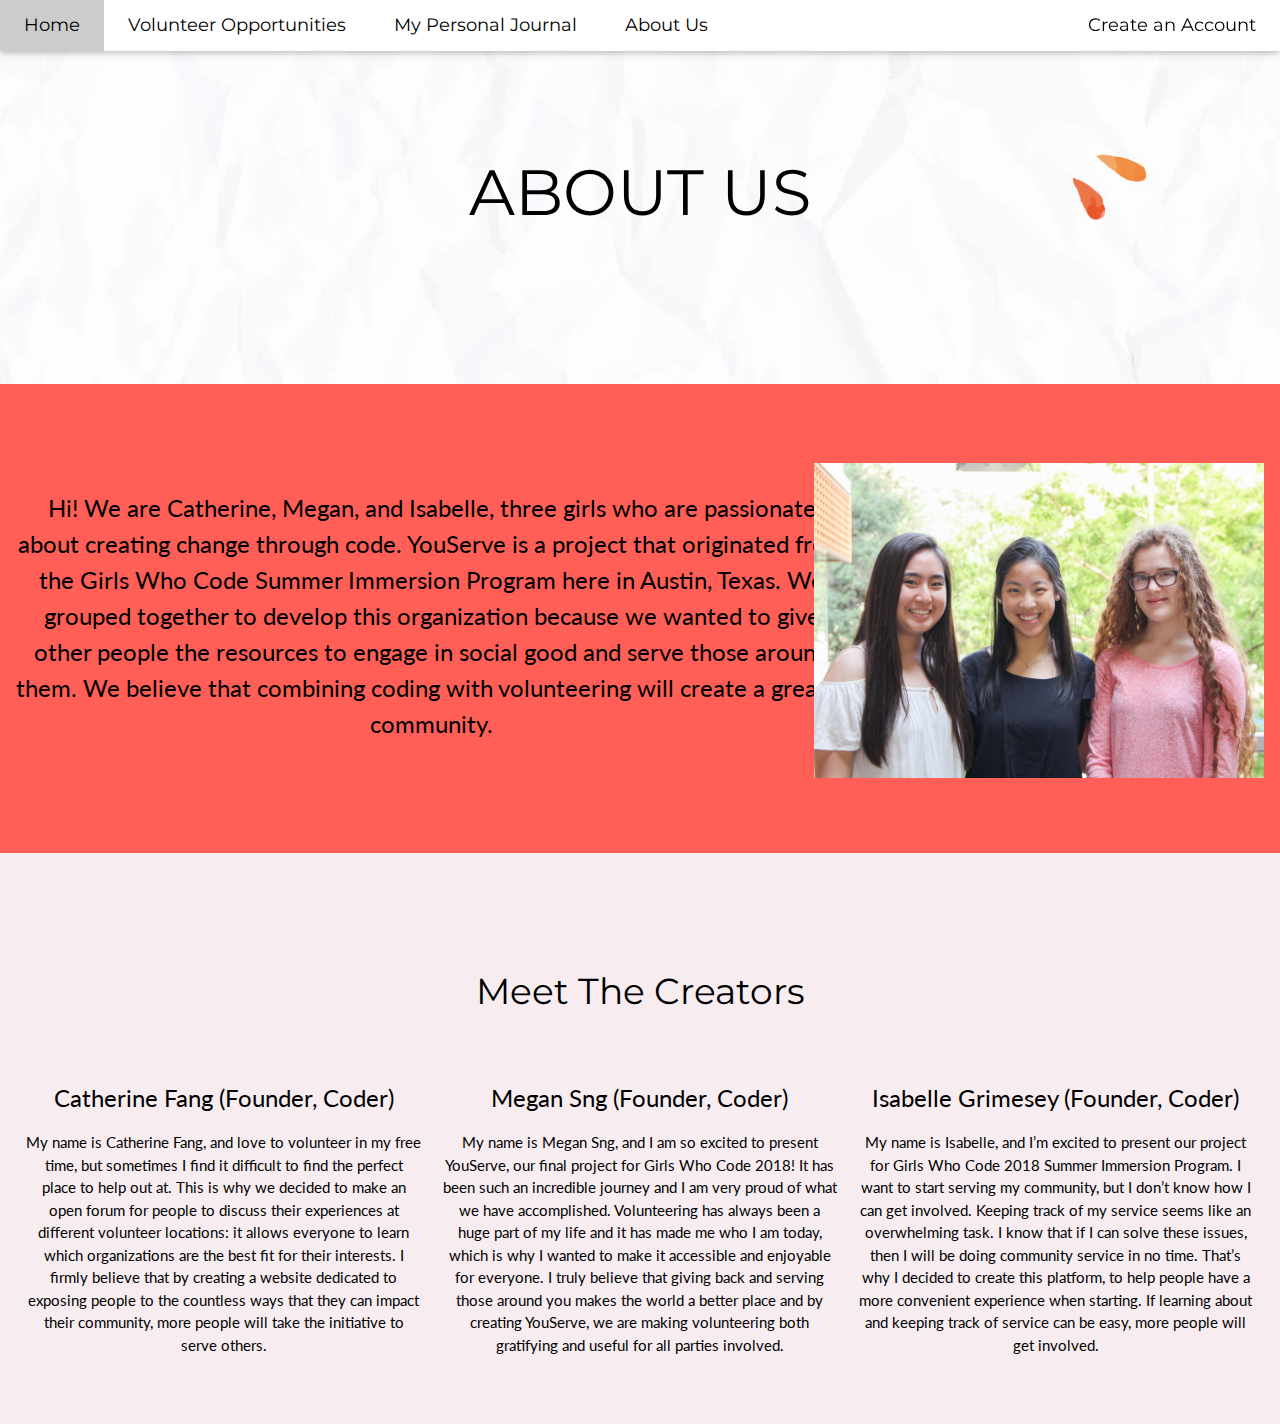
<file: FP_About_Us.html>
<!DOCTYPE html>
<html>
<title>W3.CSS Template</title>
<meta charset="UTF-8">
<meta name="viewport" content="width=device-width, initial-scale=1">
<link rel="stylesheet" href="https://www.w3schools.com/w3css/4/w3.css">
<link rel="stylesheet" href="https://fonts.googleapis.com/css?family=Lato">
<link rel="stylesheet" href="https://fonts.googleapis.com/css?family=Montserrat">
<link rel="stylesheet" href="https://cdnjs.cloudflare.com/ajax/libs/font-awesome/4.7.0/css/font-awesome.min.css">
<meta name="viewport" content="width=device-width, initial-scale=1">

<style>
img {
    float: right;
}
body{
    background-color: #FF5F56;
}
header{
  background-image: url(background.png);
  background-position: top;
  background-attachment: fixed;
  background-repeat: repeat-x;
}
.button {background-color: #D16A6A; color: indian-red;}
}
body {font-family: Arial, Helvetica, sans-serif;}
* {
    box-sizing: border-box;
}

/* Create three equal columns that floats next to each other */
.column {
    float: left;
    width: 33.33%;
    padding: 10px;
    height: 300px; /* Should be removed. Only for demonstration */
}

/* Clear floats after the columns */
.row:after {
    content: "";
    display: table;
    clear: both;
}
</style>
</head>

<meta charset="UTF-8">
<meta name="viewport" content="width=device-width, initial-scale=1">
<link rel="stylesheet" href="https://www.w3schools.com/w3css/4/w3.css">
<link rel="stylesheet" href="https://fonts.googleapis.com/css?family=Lato">
<link rel="stylesheet" href="https://fonts.googleapis.com/css?family=Montserrat">
<link rel="stylesheet" href="https://cdnjs.cloudflare.com/ajax/libs/font-awesome/4.7.0/css/font-awesome.min.css">
<style>
div.a {
    text-align: center;
}
body,h1,h2,h3,h4,h5,h6 {font-family: "Lato", sans-serif}
.w3-bar,h1,button {font-family: "Montserrat", sans-serif}
.fa-anchor,.fa-coffee {font-size:200px}
</style>
<body>

<!-- Navbar -->
<div class="w3-top">
  <div class="w3-bar w3-white w3-card w3-left-align w3-large">
    <a class="w3-bar-item w3-button w3-hide-medium w3-hide-large w3-right w3-padding-large w3-hover-white w3-large w3-red" href="javascript:void(0);" onclick="myFunction()" title="Toggle Navigation Menu"><i class="fa fa-bars"></i></a>
    <a href="index.html" class="w3-bar-item w3-button w3-padding-large w3-white">Home</a>
    <a href="FP_Volunteer_Opportunities.html" class="w3-bar-item w3-button w3-hide-small w3-padding-large w3-white">Volunteer Opportunities</a>
    <a href="FP_My_Personal_Journal.html" class="w3-bar-item w3-button w3-hide-small w3-padding-large w3-white">My Personal Journal</a>
    <a href="FP_About_us.html" class="w3-bar-item w3-button w3-hide-small w3-padding-large w3-white">About Us</a>
    <a href="new_account.html" class="w3-bar-item w3-button w3-hide-small w3-padding-large w3-white w3-right">Create an Account</a>
    <!-- <a href="API_sign_in.html" class="w3-bar-item w3-button w3-hide-small w3-padding-large w3-white w3-right">Log In</a> -->
    <div id="id01" class="modal">

<!--       <form class="modal-content animate" action="/action_page.php">
        <div class="imgcontainer">
          <span onclick="document.getElementById('id01').style.display='none'" class="close" title="Close Modal">&times;</span>
          <img src="C:/GWC/finalProject/user-image.png" style="width:20%" alt="Avatar" class="avatar">
        </div>
        <div class="container">
          <label for="uname"><b>E-mail</b></label>
          <input type="text" placeholder="Enter E-mail" name="uname" required>
          <label for="psw"><b>Password</b></label>
          <input type="password" placeholder="Enter Password" name="psw" required>
          <button type="submit">Submit</button>
          <label>
            <input type="checkbox" checked="checked" name="remember"> Remember me
          </label>
        </div>
        <div class="container" style="background-color:#f1f1f1">
          <button type="button" onclick="document.getElementById('id01').style.display='none'" class="cancelbtn">Cancel</button>
          <span class="psw"><a href="#"><a href="newAccount.html">Create a new account</a></a></span>
        </div>
      </form> -->
    </div>
  </div>


  <!-- Navbar on small screens -->
  <div id="navDemo" class="w3-bar-block w3-white w3-hide w3-hide-large w3-hide-medium w3-large">
    <a href="#" class="w3-bar-item w3-button w3-padding-large">Link 1</a>
    <a href="#" class="w3-bar-item w3-button w3-padding-large">Link 2</a>
    <a href="#" class="w3-bar-item w3-button w3-padding-large">Link 3</a>
    <a href="#" class="w3-bar-item w3-button w3-padding-large">Link 4</a>
  </div>
</div>

<!-- Header -->
<header class="w3-container w3-white w3-center" style="padding:128px 16px">
  <h1 class="w3-margin w3-jumbo">ABOUT US</h1>
</header>

<div class="w3-row-padding w3-light-pink w3-padding-64 w3-container">
  <div class="w3-row">
    <div class="w3-twothird">
      <div class="a">
      <h1></h1>
      <h3 class="w3-padding-32 w3-text-black">Hi! We are Catherine, Megan, and Isabelle, three girls who are passionate about creating change through code. YouServe is a project that originated from the Girls Who Code Summer Immersion Program here in Austin, Texas.
        We grouped together to develop this organization because we wanted to give other people the resources to engage in social good and serve those around them.
        We believe that combining coding with volunteering will create a greater community.</h3>
    </div>
      <p class="w3-text-white"></p>
    </div>


    <div class="w3-third w3-right">
      <i class="group w3-padding-100 w3-text-red"></i>
  <p><img src="group_pic.jpg" alt="group picture" style="width:450px;height:315px;margin-left:2px;">
    </div>
</div>
</div>

<!-- First Grid -->
<!-- <div class="w3-row-padding w3-indian-red w3-padding-64 w3-container">
  <div class="w3-content">
    <div class="w3-twothird">
      <div class="a">
      <h4 class="w3-padding-32">Hi! We are Catherine, Megan and Isabelle, three girls who are passionate about creating change through code. YouServe is a project that originated from the Girls Who Code Summer Immersion Program here in Austin, Texas.
        We grouped together to develop this organization because we wanted to give other people the resources to engage in social good and serve those around them.
        We believe that combining coding with volunteering will create a greater community.</h4> -->
<!--
    <div class="w3-third w3-center">
        <i class="group_pic w3-padding-64 w3-text-red"></i>
        <img src="group_pic.jpg" style="width:50%;">
      </div> -->


    </div>
  </div>
</div>


<div class="w3-row-padding w3-padding-64 w3-container" style="background-color:#F7EDF0">
<div class="a">
  <p class="w3-text-black"></p>
<h1 class="w3-padding-32 w3-text-black">Meet The Creators</h1>
</div>

<!-- <p class="w3-text-black"></p> -->
<div class="column" style="background-color:#F7EDF0;">
  <div class="a">
  <h3>Catherine Fang (Founder, Coder)</h3>
  <p>My name is Catherine Fang, and love to volunteer in my free time, but sometimes I find it difficult to find the perfect place to help out at. This is why we decided to make an open forum for people to discuss their experiences at different volunteer locations: it allows everyone to learn which organizations are the best fit for their interests. I firmly believe that by creating a website dedicated to exposing people to the countless ways that they can impact their community, more people will take the initiative to serve others. </p>
  </div>
</div>

<div class="row">
  <div class="column" style="background-color:#F7EDF0">
    <div class="a">
      <!-- <p class="w3-text-black"></p> -->
    <h3>Megan Sng (Founder, Coder) </h3>
    <p>My name is Megan Sng, and I am so excited to present YouServe, our final project for Girls Who Code 2018! It has been such an incredible journey and I am very proud of what we have accomplished. Volunteering has always been a huge part of my life and it has made me who I am today, which is why I wanted to make it accessible and enjoyable for everyone. I truly believe that giving back and serving those around you makes the world a better place and by creating YouServe, we are making volunteering both gratifying and useful for all parties involved.</p>
</p>
</div>
  </div>

  <!-- <p class="w3-text-black"></p> -->
  <div class="column" style="background-color:#F7EDF0;">
    <div class="a">
    <h3>Isabelle Grimesey (Founder, Coder) </h3>
    <p>My name is Isabelle, and I’m excited to present our project for Girls Who Code 2018 Summer Immersion Program. I want to start serving my community, but I don’t know how I can get involved. Keeping track of my service seems like an overwhelming task. I know that if I can solve these issues, then I will be doing community service in no time. That’s why I decided to create this platform, to help people have a more convenient experience when starting. If learning about and keeping track of service can be easy, more people will get involved.</p>
  </div>
</div>
</div>
</div>
</div>


<script>
// Used to toggle the menu on small screens when clicking on the menu button
function myFunction() {
    var x = document.getElementById("navDemo");
    if (x.className.indexOf("w3-show") == -1) {
        x.className += " w3-show";
    } else {
        x.className = x.className.replace(" w3-show", "");
    }
}
</script>

</body>
</html>
</file>
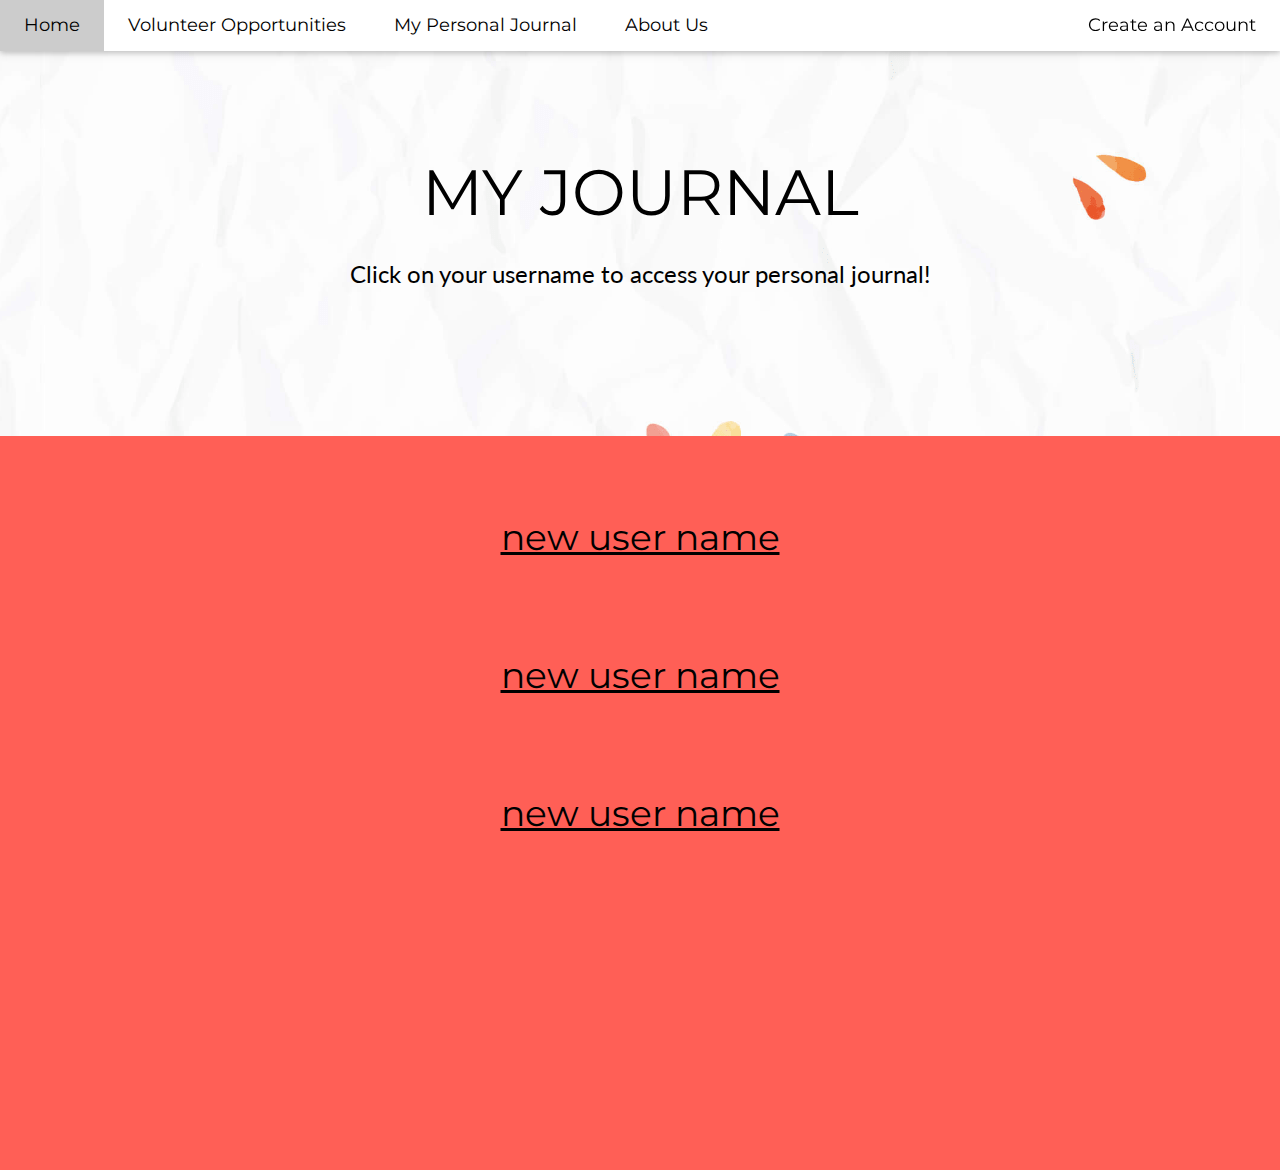
<file: FP_my_journal.html>
<!DOCTYPE html>
<html>
<title>W3.CSS Template</title>
<meta charset="UTF-8">
<meta name="viewport" content="width=device-width, initial-scale=1">
<link rel="stylesheet" href="https://www.w3schools.com/w3css/4/w3.css">
<link rel="stylesheet" href="https://fonts.googleapis.com/css?family=Lato">
<link rel="stylesheet" href="https://fonts.googleapis.com/css?family=Montserrat">
<link rel="stylesheet" href="https://cdnjs.cloudflare.com/ajax/libs/font-awesome/4.7.0/css/font-awesome.min.css">

<style>
body{
    background-color: #FF5F56;
}
header{
  background-image: url(background.png);
  background-position: top;
  background-attachment: fixed;
  background-repeat: repeat-x;
}

.button {background-color: #D16A6A; color: indian-red;}

}
body {font-family: Arial, Helvetica, sans-serif;}

</style>
</head>

<meta charset="UTF-8">
<meta name="viewport" content="width=device-width, initial-scale=1">
<link rel="stylesheet" href="https://www.w3schools.com/w3css/4/w3.css">
<link rel="stylesheet" href="https://fonts.googleapis.com/css?family=Lato">
<link rel="stylesheet" href="https://fonts.googleapis.com/css?family=Montserrat">
<link rel="stylesheet" href="https://cdnjs.cloudflare.com/ajax/libs/font-awesome/4.7.0/css/font-awesome.min.css">
<style>
div.a {
    text-align: center;
}
body,h1,h2,h3,h4,h5,h6 {font-family: "Lato", sans-serif}
.w3-bar,h1,button {font-family: "Montserrat", sans-serif}
.fa-anchor,.fa-coffee {font-size:200px}
</style>
<body>

<!-- Navbar -->
<div class="w3-top">
  <div class="w3-bar w3-white w3-card w3-left-align w3-large">
    <a class="w3-bar-item w3-button w3-hide-medium w3-hide-large w3-right w3-padding-large w3-hover-white w3-large w3-red" href="javascript:void(0);" onclick="myFunction()" title="Toggle Navigation Menu"><i class="fa fa-bars"></i></a>
    <a href="index.html" class="w3-bar-item w3-button w3-padding-large w3-white">Home</a>
    <a href="FP_Volunteer_Opportunities.html" class="w3-bar-item w3-button w3-hide-small w3-padding-large w3-white">Volunteer Opportunities</a>
    <a href="FP_My_Personal_Journal.html" class="w3-bar-item w3-button w3-hide-small w3-padding-large w3-white">My Personal Journal</a>
    <a href="FP_About_us.html" class="w3-bar-item w3-button w3-hide-small w3-padding-large w3-white">About Us</a>
    <a href="new_account.html" class="w3-bar-item w3-button w3-hide-small w3-padding-large w3-white w3-right">Create an Account</a>
    <!-- <a href="API_sign_in.html" class="w3-bar-item w3-button w3-hide-small w3-padding-large w3-white w3-right">Log In</a> -->
    <div id="id01" class="modal">

      <!-- <form class="modal-content animate" action="/action_page.php">
        <div class="imgcontainer">
          <span onclick="document.getElementById('id01').style.display='none'" class="close" title="Close Modal">&times;</span>
          <img src="C:/GWC/finalProject/user-image.png" style="width:20%" alt="Avatar" class="avatar">
        </div>

        <div class="container">
          <label for="uname"><b>E-mail</b></label>
          <input type="text" placeholder="Enter E-mail" name="uname" required>

          <label for="psw"><b>Password</b></label>
          <input type="password" placeholder="Enter Password" name="psw" required>

          <button type="submit">Submit</button>
          <label>
            <input type="checkbox" checked="checked" name="remember"> Remember me
          </label>
        </div>


        <div class="container" style="background-color:#f1f1f1">
          <button type="button" onclick="document.getElementById('id01').style.display='none'" class="cancelbtn">Cancel</button>
          <span class="psw"><a href="#"><a href="newAccount.html">Create a new account</a></a></span>
        </div>
      </form> -->
    </div>
  </div>

  <!-- Navbar on small screens -->
  <div id="navDemo" class="w3-bar-block w3-white w3-hide w3-hide-large w3-hide-medium w3-large">
    <a href="#" class="w3-bar-item w3-button w3-padding-large">Link 1</a>
    <a href="#" class="w3-bar-item w3-button w3-padding-large">Link 2</a>
    <a href="#" class="w3-bar-item w3-button w3-padding-large">Link 3</a>
    <a href="#" class="w3-bar-item w3-button w3-padding-large">Link 4</a>
  </div>
</div>

<!-- Header -->
<header class="w3-container w3-light-grey w3-center" style="padding:128px 16px">
  <h1 class="w3-margin w3-jumbo">MY JOURNAL</h1>
  <h3 class="w3-margin"> Click on your username to access your personal journal!</h3>
    <!-- <a href="FP_new_entry.html"><button class="w3-button w3-black w3-padding-large w3-large w3-margin-top">Create New Entry</button></a> -->
</header>

<!-- First Grid -->
<div class="w3-row-padding w3-light-pink w3-padding-64 w3-container">
  <div class="w3-content">
    <div class="w3-onethird">
      <div class="a">
        <a href="FP_User_Journal.html">
      <h1>new user name</h1>
    </a>
      <!-- <h1 class="w3-padding-32 w3-text-black"</h1>
        </div>
      <p class="w3-text-black"></p>
    </div>

    <div class="w3-third w3-center">
      <i class=" w3-padding-64 w3-text-red"></i>
      <img src="" style="width:90%;">
    </div>
  </div>
</div> -->

<!-- Second Grid -->
<!-- <div class="w3-row-padding w3-light-pink w3-padding-64 w3-container">
  <div class="w3-content">
    <div class="w3-third w3-center">
      <img src="" style="width:60%;">
    </div>

    <div class="w3-twothird">
      <div class="a">
      <h1></h1>
      <h1 class="w3-padding-32 w3-text-black"></h1>
    </div>
      <p class="w3-text-black"></p>
    </div>
  </div>
</div> -->

<div class="w3-row-padding w3-light-pink w3-padding-64 w3-container">
  <div class="w3-content">
    <div class="w3-onethird">
      <div class="a">
        <a href="FP_User_Journal.html">
      <h1>new user name</h1>
    </a>

<div class="w3-row-padding w3-light-pink w3-padding-64 w3-container">
  <div class="w3-content">
    <div class="w3-onethird">
      <div class="a">
        <a href="FP_User_Journal.html">
      <h1>new user name</h1>
    </a>

<div class="w3-container w3-light-pink w3-center w3-opacity w3-padding-64">
</div>

<script>
// Used to toggle the menu on small screens when clicking on the menu button
function myFunction() {
    var x = document.getElementById("navDemo");
    if (x.className.indexOf("w3-show") == -1) {
        x.className += " w3-show";
    } else {
        x.className = x.className.replace(" w3-show", "");
    }
}
</script>

</body>
</html>
</file>
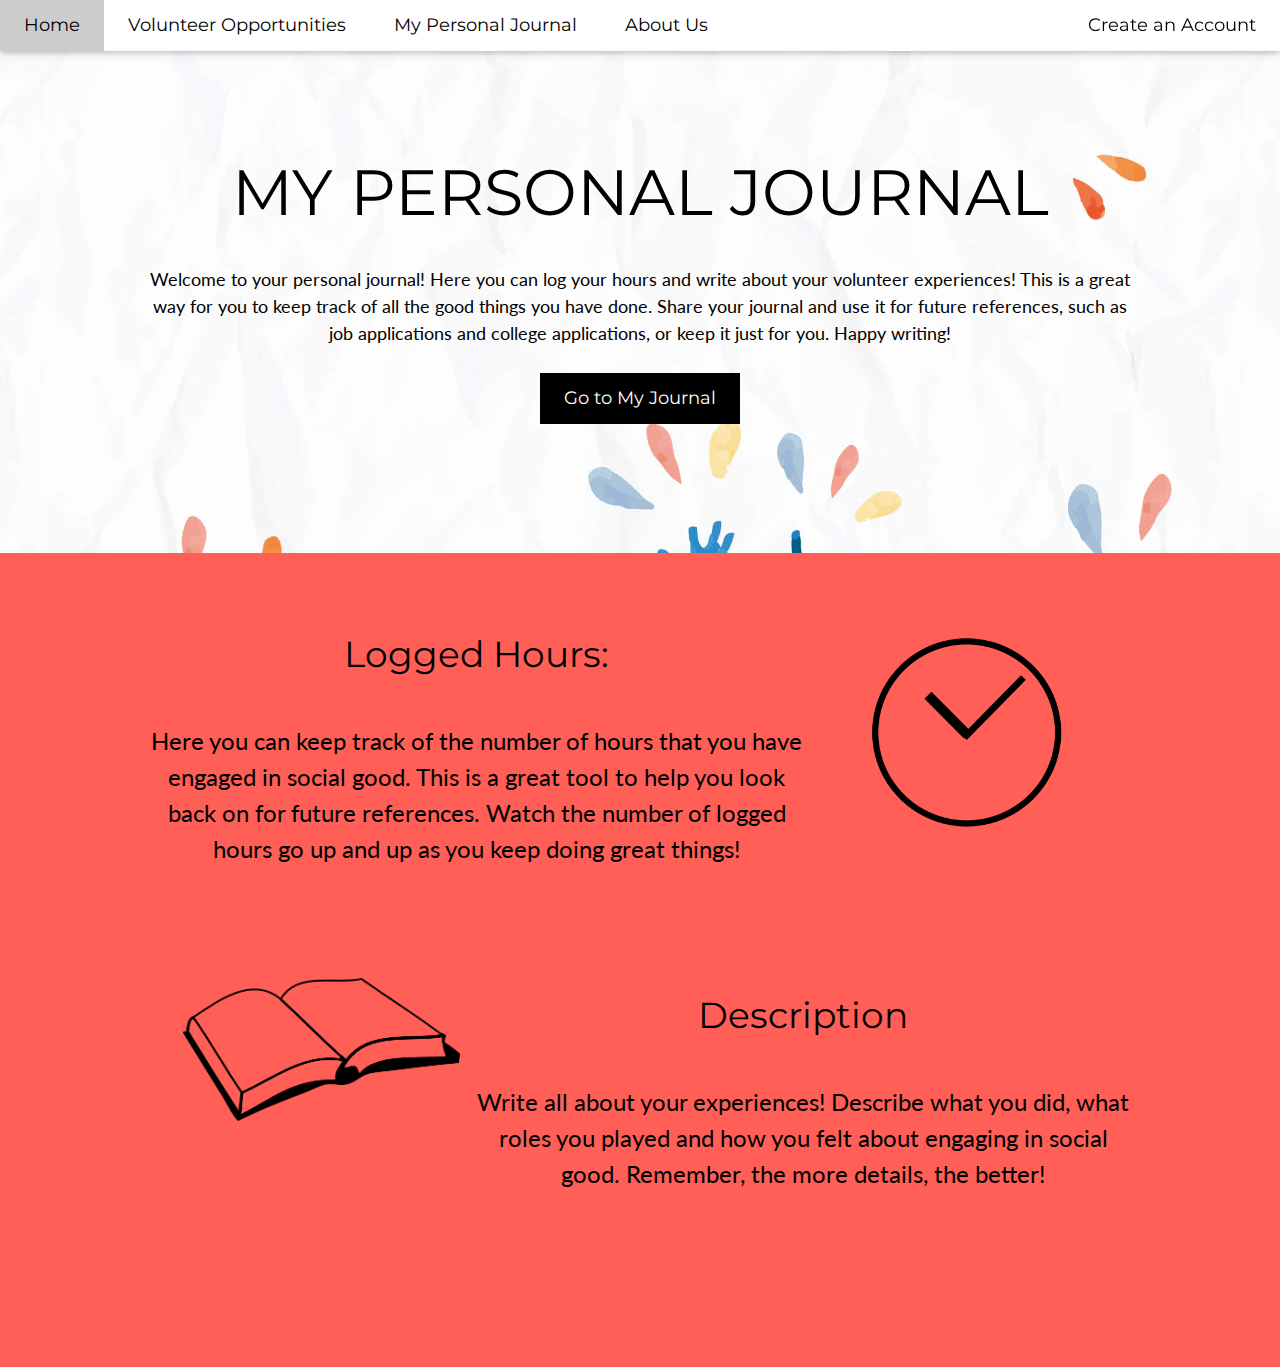
<file: FP_My_Personal_Journal.html>
<!DOCTYPE html>
<html>
<title>W3.CSS Template</title>
<meta charset="UTF-8">
<meta name="viewport" content="width=device-width, initial-scale=1">
<link rel="stylesheet" href="https://www.w3schools.com/w3css/4/w3.css">
<link rel="stylesheet" href="https://fonts.googleapis.com/css?family=Lato">
<link rel="stylesheet" href="https://fonts.googleapis.com/css?family=Montserrat">
<link rel="stylesheet" href="https://cdnjs.cloudflare.com/ajax/libs/font-awesome/4.7.0/css/font-awesome.min.css">
<style>
body{
  background-color: #FF5F56;
}
header {
  background-image: url("background.png");
  background-image: repeat-x;
  background-attachment: fixed;
  background-position: top;
  /* font-family: "Lato", sans-serif */
}
div.a {
  text-align: center;
}
body,h1,h2,h3,h4,h5,h6 {font-family: "Lato", sans-serif}
.w3-bar,h1,button {font-family: "Montserrat", sans-serif}
.fa-anchor,.fa-coffee {font-size:200px}
</style>
<body>

<!-- Navbar -->
<div class="w3-top"> 
  <div class="w3-bar w3-white w3-card w3-left-align w3-large">
    <a class="w3-bar-item w3-button w3-hide-medium w3-hide-large w3-right w3-padding-large w3-hover-white w3-large w3-red" href="javascript:void(0);" onclick="myFunction()" title="Toggle Navigation Menu"><i class="fa fa-bars"></i></a>
    <a href="index.html" class="w3-bar-item w3-button w3-padding-large w3-white">Home</a>
    <a href="FP_Volunteer_Opportunities.html" class="w3-bar-item w3-button w3-hide-small w3-padding-large w3-white">Volunteer Opportunities</a>
    <a href="FP_My_Personal_Journal.html" class="w3-bar-item w3-button w3-hide-small w3-padding-large w3-white">My Personal Journal</a>
    <a href="FP_About_us.html" class="w3-bar-item w3-button w3-hide-small w3-padding-large w3-white">About Us</a>
    <a href="new_account.html" class="w3-bar-item w3-button w3-hide-small w3-padding-large w3-white w3-right">Create an Account</a>
  </div>

  <!-- Navbar on small screens -->
  <div id="navDemo" class="w3-bar-block w3-white w3-hide w3-hide-large w3-hide-medium w3-large">
    <a href="#" class="w3-bar-item w3-button w3-padding-large">Link 1</a>
    <a href="#" class="w3-bar-item w3-button w3-padding-large">Link 2</a>
    <a href="#" class="w3-bar-item w3-button w3-padding-large">Link 3</a>
    <a href="#" class="w3-bar-item w3-button w3-padding-large">Link 4</a>
  </div>
</div>



<!-- Header -->
<header class="w3-container w3-white w3-center" style="padding:128px 16px">
  <h1 class="w3-margin w3-jumbo">MY PERSONAL JOURNAL</h1>
  <div class="w3-padding-20 w3-container">
    <div class="w3-content">
  <h5 class="w3-padding-6">Welcome to your personal journal! Here you can log your hours and write about your volunteer experiences! This is a great way for you to keep track of all the good things you have done. Share your journal and use it for future references, such as job applications and college applications, or keep it just for you. Happy writing!</h5>
    </div>
  </div>
  <div class="w3-row-padding w3-padding-200 w3-container">
    <div class="w3-content">
        <a href="FP_my_journal.html"><button class="w3-button w3-black w3-padding-large w3-large w3-margin-top">Go to My Journal</button></a>
      </div>
    </div>
  </div>
</header>

<!-- First Grid -->
<div class="w3-row-padding w3-light-pink w3-padding-64 w3-container">
  <div class="w3-content">
    <div class="w3-twothird">
      <div class="a">
      <h1>Logged Hours: </h1>
      <h3 class="w3-padding-32 w3-text-black">Here you can keep track of the number of hours that you have engaged in social good. This is a great tool to help you look back on for future references. Watch the number of logged hours go up and up as you keep doing great things!</h3>
    </div>
      <p class="w3-text-white"></p>
    </div>

    <div class="w3-third w3-center">
      <i class="clock w3-padding-64 w3-text-red"></i>
      <img src="clock.png" style="width:70%;">
    </div>
  </div>
</div>

<!-- Second Grid -->
<div class="w3-row-padding w3-light-pink w3-padding-180 w3-container">
  <div class="w3-content">
    <div class="w3-third w3-center">
      <i class="book.png w3-padding-2 w3-text-red w3-margin-right"></i>
      <img src="book.png" style="width:85%;">
    </div>

    <div class="w3-twothird">
      <div class="a">
      <h1>Description</h1>
      <h3 class="w3-padding-32 w3-text-black">Write all about your experiences! Describe what you did, what roles you played and how you felt about engaging in social good. Remember, the more details, the better!</h3>
    </div>
      <p class="w3-text-grey"></p>
    </div>
  </div>
</div>


<div class="w3-container w3-light-pink w3-center w3-opacity w3-padding-64">
</div>


<script>
// Used to toggle the menu on small screens when clicking on the menu button
function myFunction() {
    var x = document.getElementById("navDemo");
    if (x.className.indexOf("w3-show") == -1) {
        x.className += " w3-show";
    } else {
        x.className = x.className.replace(" w3-show", "");
    }
}
</script>

</body>
</html>
</file>
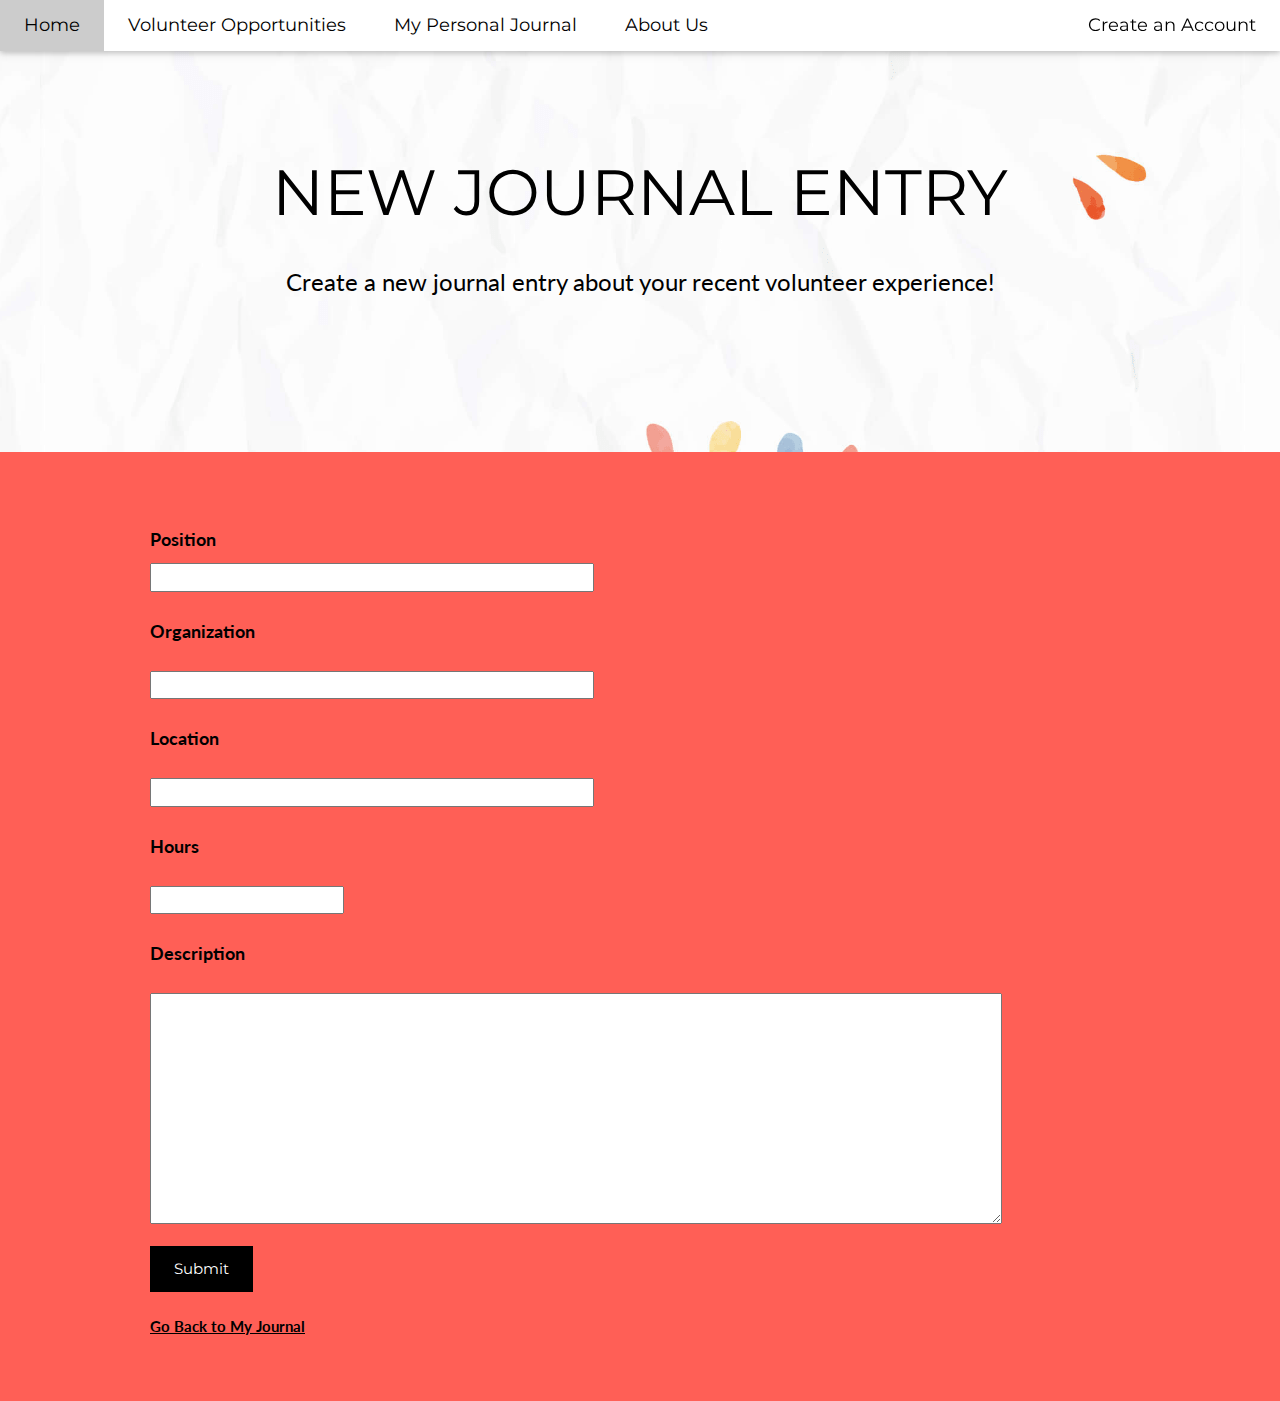
<file: FP_new_entry.html>
<!DOCTYPE html>
<html>
<title>W3.CSS Template</title>
<meta charset="UTF-8">
<meta name="viewport" content="width=device-width, initial-scale=1">
<link rel="stylesheet" href="https://www.w3schools.com/w3css/4/w3.css">
<link rel="stylesheet" href="https://fonts.googleapis.com/css?family=Lato">
<link rel="stylesheet" href="https://fonts.googleapis.com/css?family=Montserrat">
<link rel="stylesheet" href="https://cdnjs.cloudflare.com/ajax/libs/font-awesome/4.7.0/css/font-awesome.min.css">
<style>
body{
      background-color: #FF5F56;
}
header{
  background-image: url(background.png);
  background-attachment: fixed;
  background-position: top;
  background-repeat: repeat-x;
}
div.a {
    text-align: center;
}
body,h1,h2,h3,h4,h5,h6 {font-family: "Lato", sans-serif}
.w3-bar,h1,button {font-family: "Montserrat", sans-serif}
.fa-anchor,.fa-coffee {font-size:200px}
</style>
<body>

<!-- Navbar -->
<div class="w3-top">
  <div class="w3-bar w3-white w3-card w3-left-align w3-large">
    <a class="w3-bar-item w3-button w3-hide-medium w3-hide-large w3-right w3-padding-large w3-hover-white w3-large w3-red" href="javascript:void(0);" onclick="myFunction()" title="Toggle Navigation Menu"><i class="fa fa-bars"></i></a>
    <a href="index.html" class="w3-bar-item w3-button w3-padding-large w3-white">Home</a>
    <a href="FP_Volunteer_Opportunities.html" class="w3-bar-item w3-button w3-hide-small w3-padding-large w3-white">Volunteer Opportunities</a>
    <a href="FP_My_Personal_Journal.html" class="w3-bar-item w3-button w3-hide-small w3-padding-large w3-white">My Personal Journal</a>
    <a href="FP_About_us.html" class="w3-bar-item w3-button w3-hide-small w3-padding-large w3-white">About Us</a>
    <a href="new_account.html" class="w3-bar-item w3-button w3-hide-small w3-padding-large w3-white w3-right">Create an Account</a>
  </div>

  <!-- Navbar on small screens -->
  <div id="navDemo" class="w3-bar-block w3-white w3-hide w3-hide-large w3-hide-medium w3-large">
    <a href="#" class="w3-bar-item w3-button w3-padding-large">Link 1</a>
    <a href="#" class="w3-bar-item w3-button w3-padding-large">Link 2</a>
    <a href="#" class="w3-bar-item w3-button w3-padding-large">Link 3</a>
    <a href="#" class="w3-bar-item w3-button w3-padding-large">Link 4</a>
  </div>
</div>

<!-- Header -->
<header class="w3-container w3-white w3-center" style="padding:128px 16px">
  <h1 class="w3-margin w3-jumbo">NEW JOURNAL ENTRY</h1>
  <p class="w3-xlarge">Create a new journal entry about your recent volunteer experience!</p>
</header>

<!-- New Entry -->
  <div class="w3-row-padding w3-light-pink w3-padding-64 w3-container">
  <div class="w3-content">
<form action="mailto:gwc.youserve@gmail.com" method="post" enctype="text/plain">
    <h5 class="w3-padding1-16"><b>Position</b></h5>
    <input type="textbox" size="50" name="Position: "/>
    <h5 class="w3-padding-16"><b>Organization</b></h5>
    <input type="textbox" size="50" name="Organization: "/>
    <h5 class="w3-padding-16"><b>Location</b></h5>
    <input type="textbox" size="50" name="Location: "/>
    <h5 class="w3-padding-16"><b>Hours</b></h5>
    <input type="textbox" size="20" name="Number of Hours: "/>
    <h5 class="w3-padding-16"><b>Description</b></h5>
      <textarea rows="10" cols="100" name="Description: "></textarea></br>
<button class="w3-button w3-black w3-padding-large w3-medium w3-margin-top" type="submit">Submit</button>
 </form></br>
      <b><a href="https://isabelle-grimesey.github.io/FP_User_Journal.html">Go Back to My Journal</a></b>
  </div>
</div>

</body>
</html>
</file>
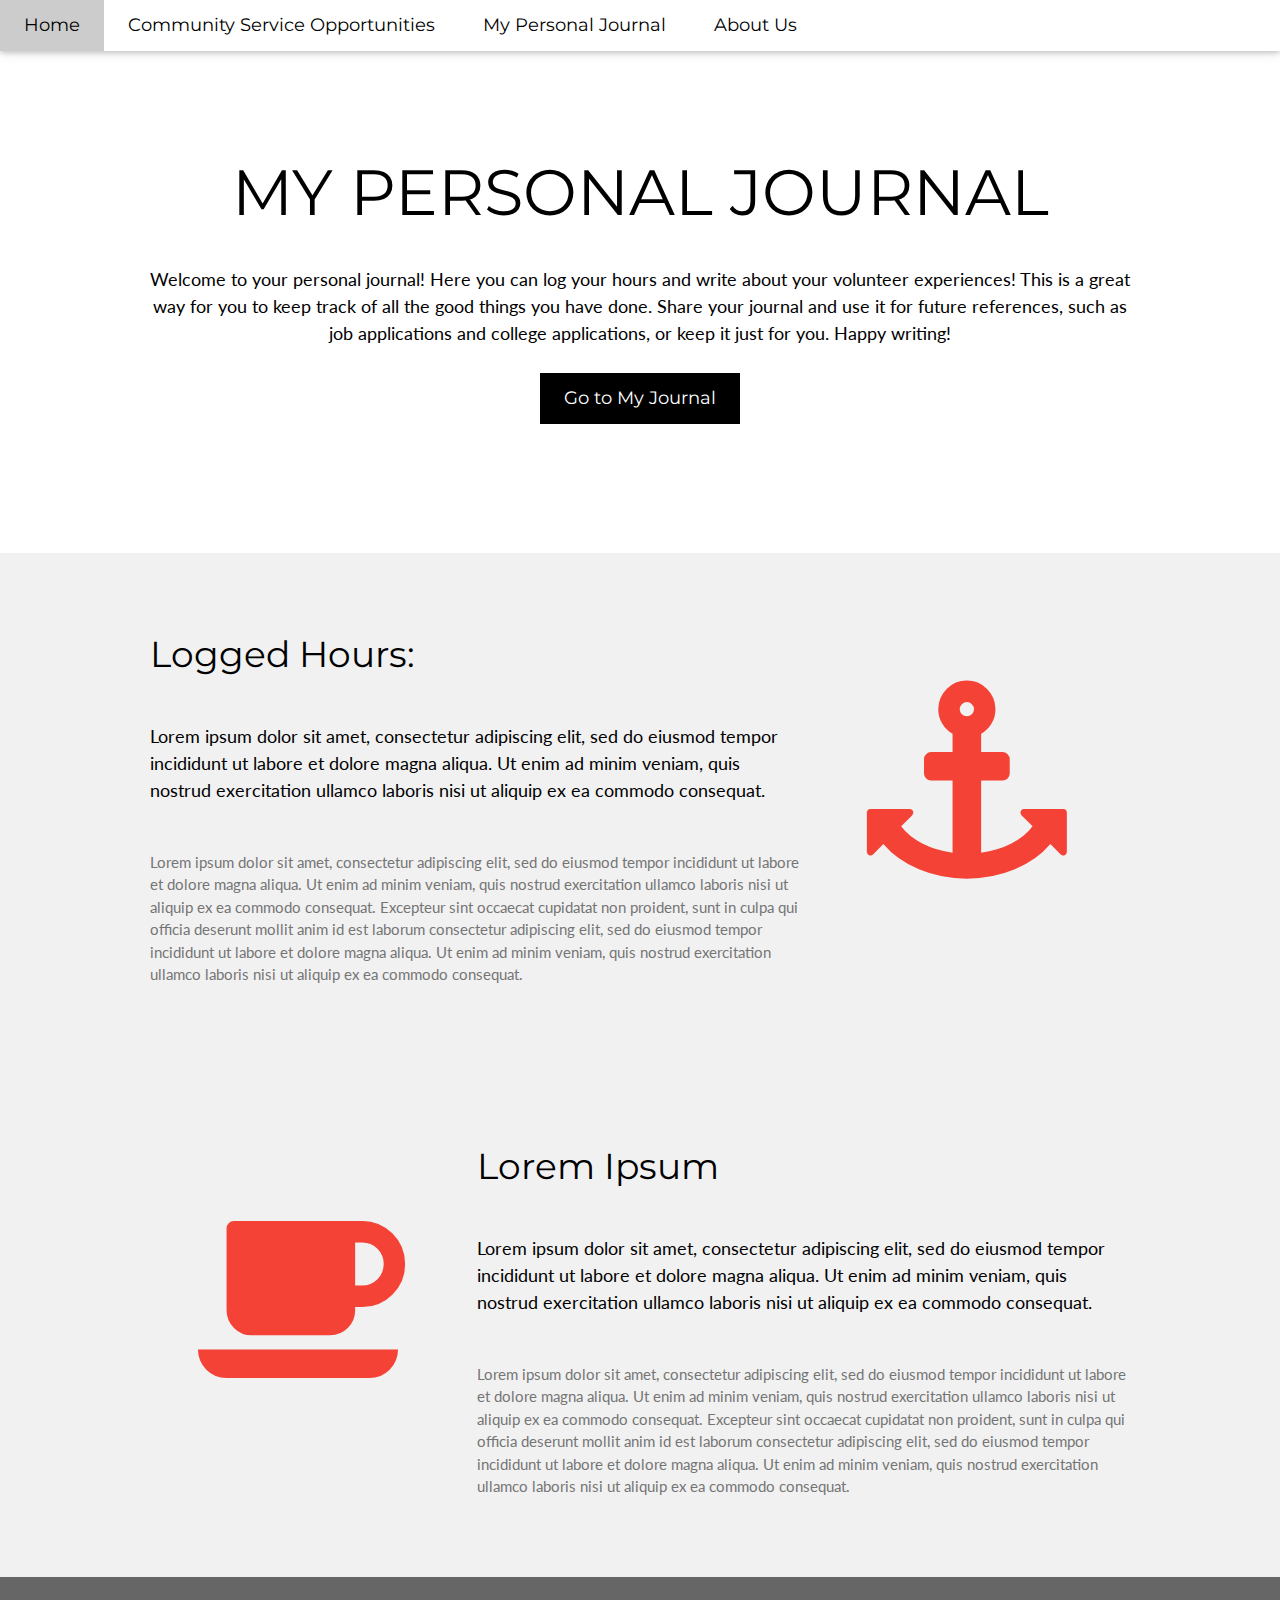
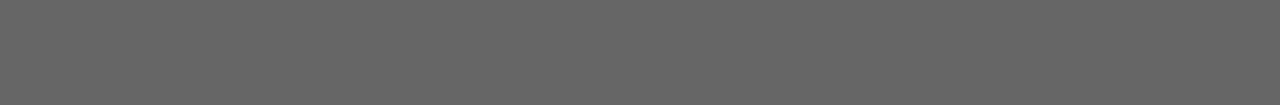
<file: FP_personal_project.html>
<!DOCTYPE html>
<html>
<title>W3.CSS Template</title>
<meta charset="UTF-8">
<meta name="viewport" content="width=device-width, initial-scale=1">
<link rel="stylesheet" href="https://www.w3schools.com/w3css/4/w3.css">
<link rel="stylesheet" href="https://fonts.googleapis.com/css?family=Lato">
<link rel="stylesheet" href="https://fonts.googleapis.com/css?family=Montserrat">
<link rel="stylesheet" href="https://cdnjs.cloudflare.com/ajax/libs/font-awesome/4.7.0/css/font-awesome.min.css">
<style>
body,h1,h2,h3,h4,h5,h6 {font-family: "Lato", sans-serif}
.w3-bar,h1,button {font-family: "Montserrat", sans-serif}
.fa-anchor,.fa-coffee {font-size:200px}
</style>
<body>

<!-- Navbar -->
<div class="w3-top">
  <div class="w3-bar w3-white w3-card w3-left-align w3-large">
    <a class="w3-bar-item w3-button w3-hide-medium w3-hide-large w3-right w3-padding-large w3-hover-white w3-large w3-red" href="javascript:void(0);" onclick="myFunction()" title="Toggle Navigation Menu"><i class="fa fa-bars"></i></a>
    <a href="FP_Homepage.html" class="w3-bar-item w3-button w3-padding-large w3-white">Home</a>
    <a href="FP_Community_Service_Opportunities.html" class="w3-bar-item w3-button w3-hide-small w3-padding-large w3-white">Community Service Opportunities</a>
    <a href="FP_My_Personal_Journal.html" class="w3-bar-item w3-button w3-hide-small w3-padding-large w3-white">My Personal Journal</a>
    <a href="FP_About_Us.html" class="w3-bar-item w3-button w3-hide-small w3-padding-large w3-white">About Us</a>
  </div>

  <!-- Navbar on small screens -->
  <div id="navDemo" class="w3-bar-block w3-white w3-hide w3-hide-large w3-hide-medium w3-large">
    <a href="#" class="w3-bar-item w3-button w3-padding-large">Link 1</a>
    <a href="#" class="w3-bar-item w3-button w3-padding-large">Link 2</a>
    <a href="#" class="w3-bar-item w3-button w3-padding-large">Link 3</a>
    <a href="#" class="w3-bar-item w3-button w3-padding-large">Link 4</a>
  </div>
</div>

<!-- Header -->
<header class="w3-container w3-white w3-center" style="padding:128px 16px">
  <h1 class="w3-margin w3-jumbo">MY PERSONAL JOURNAL</h1>
  <div class="w3-padding-20 w3-container">
    <div class="w3-content">
  <h5 class="w3-padding-6">Welcome to your personal journal! Here you can log your hours and write about your volunteer experiences! This is a great way for you to keep track of all the good things you have done. Share your journal and use it for future references, such as job applications and college applications, or keep it just for you. Happy writing!</h5>
    </div>
  </div>
  <div class="w3-row-padding w3-padding-200 w3-container">
    <div class="w3-content">
        <a href="FP_my_journal.html"><button class="w3-button w3-black w3-padding-large w3-large w3-margin-top">Go to My Journal</button></a>
      </div>
    </div>
  </div>
</header>

<!-- First Grid -->
<div class="w3-row-padding w3-light-grey w3-padding-64 w3-container">
  <div class="w3-content">
    <div class="w3-twothird">
      <h1>Logged Hours: </h1>
      <h5 class="w3-padding-32">Lorem ipsum dolor sit amet, consectetur adipiscing elit, sed do eiusmod tempor incididunt ut labore et dolore magna aliqua. Ut enim ad minim veniam, quis nostrud exercitation ullamco laboris nisi ut aliquip ex ea commodo consequat.</h5>

      <p class="w3-text-grey">Lorem ipsum dolor sit amet, consectetur adipiscing elit, sed do eiusmod tempor incididunt ut labore et dolore magna aliqua. Ut enim ad minim veniam, quis nostrud exercitation ullamco laboris nisi ut aliquip ex ea commodo consequat. Excepteur sint
        occaecat cupidatat non proident, sunt in culpa qui officia deserunt mollit anim id est laborum consectetur adipiscing elit, sed do eiusmod tempor incididunt ut labore et dolore magna aliqua. Ut enim ad minim veniam, quis nostrud exercitation ullamco
        laboris nisi ut aliquip ex ea commodo consequat.</p>
    </div>

    <div class="w3-third w3-center">
      <i class="fa fa-anchor w3-padding-64 w3-text-red"></i>
    </div>
  </div>
</div>

<!-- Second Grid -->
<div class="w3-row-padding w3-light-grey w3-padding-64 w3-container">
  <div class="w3-content">
    <div class="w3-third w3-center">
      <i class="fa fa-coffee w3-padding-64 w3-text-red w3-margin-right"></i>
    </div>

    <div class="w3-twothird">
      <h1>Lorem Ipsum</h1>
      <h5 class="w3-padding-32">Lorem ipsum dolor sit amet, consectetur adipiscing elit, sed do eiusmod tempor incididunt ut labore et dolore magna aliqua. Ut enim ad minim veniam, quis nostrud exercitation ullamco laboris nisi ut aliquip ex ea commodo consequat.</h5>

      <p class="w3-text-grey">Lorem ipsum dolor sit amet, consectetur adipiscing elit, sed do eiusmod tempor incididunt ut labore et dolore magna aliqua. Ut enim ad minim veniam, quis nostrud exercitation ullamco laboris nisi ut aliquip ex ea commodo consequat. Excepteur sint
        occaecat cupidatat non proident, sunt in culpa qui officia deserunt mollit anim id est laborum consectetur adipiscing elit, sed do eiusmod tempor incididunt ut labore et dolore magna aliqua. Ut enim ad minim veniam, quis nostrud exercitation ullamco
        laboris nisi ut aliquip ex ea commodo consequat.</p>
    </div>
  </div>
</div>


<div class="w3-container w3-black w3-center w3-opacity w3-padding-64">
</div>


<script>
// Used to toggle the menu on small screens when clicking on the menu button
function myFunction() {
    var x = document.getElementById("navDemo");
    if (x.className.indexOf("w3-show") == -1) {
        x.className += " w3-show";
    } else {
        x.className = x.className.replace(" w3-show", "");
    }
}
</script>

</body>
</html>
</file>
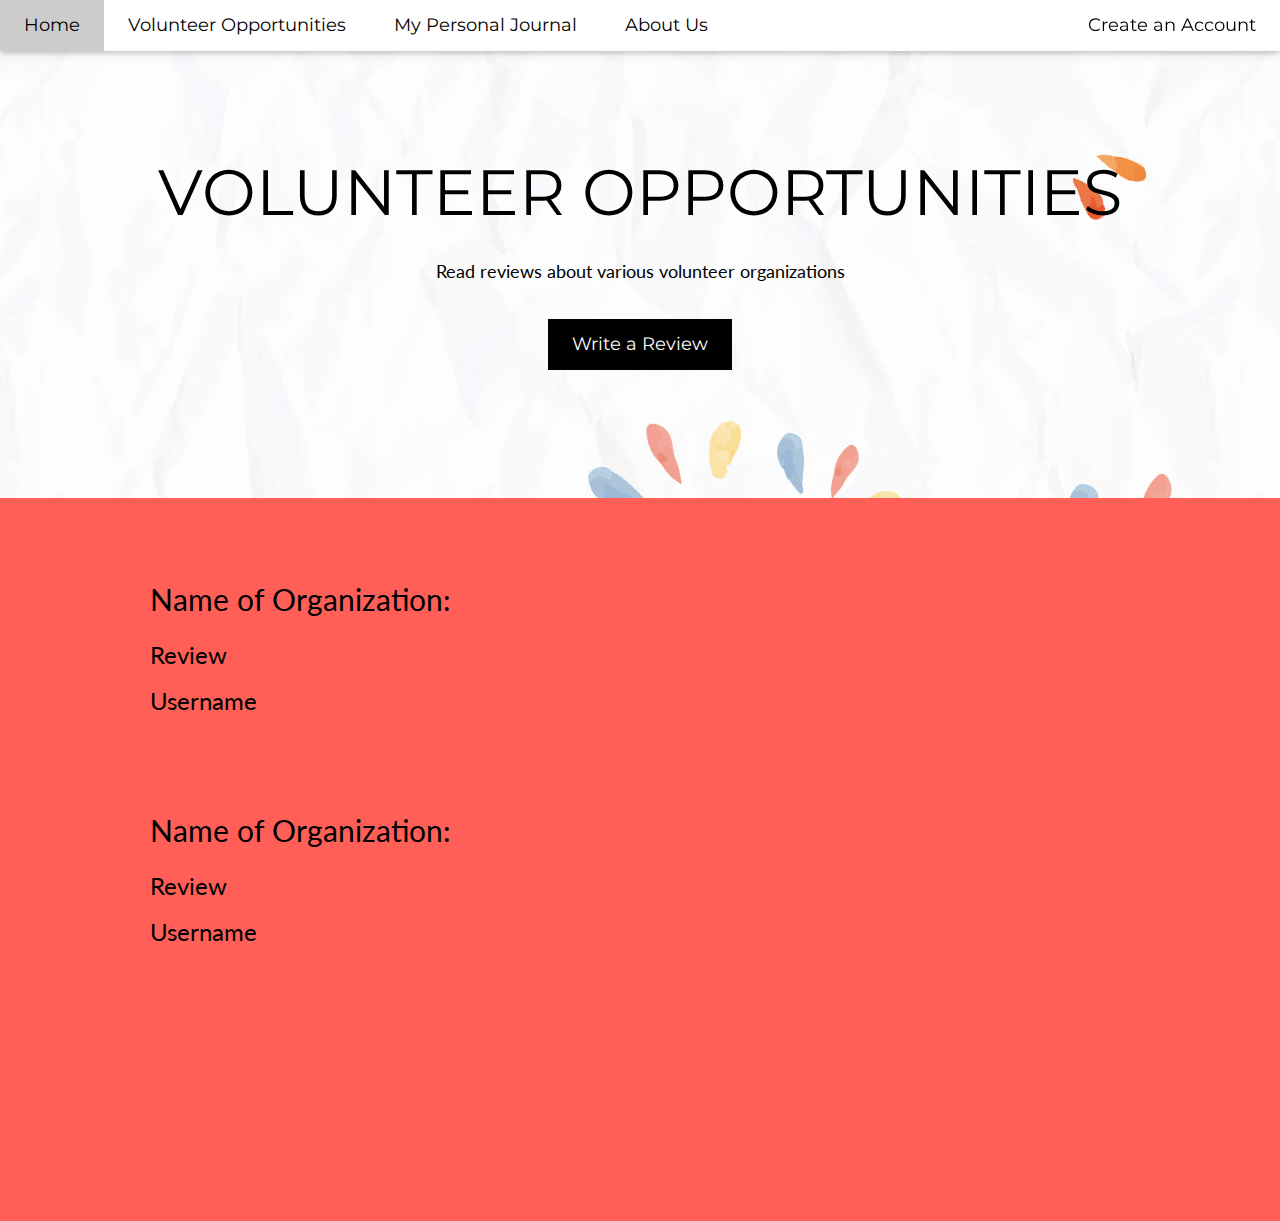
<file: FP_reviews.html>
<!DOCTYPE html>
<html>
<title>W3.CSS Template</title>
<meta charset="UTF-8">
<meta name="viewport" content="width=device-width, initial-scale=1">
<link rel="stylesheet" href="https://www.w3schools.com/w3css/4/w3.css">
<link rel="stylesheet" href="https://fonts.googleapis.com/css?family=Lato">
<link rel="stylesheet" href="https://fonts.googleapis.com/css?family=Montserrat">
<link rel="stylesheet" href="https://cdnjs.cloudflare.com/ajax/libs/font-awesome/4.7.0/css/font-awesome.min.css">

<style>
body{
    background-color: #FF5F56;
}
header{
  background-image: url(background.png);
  background-attachment: fixed;
  background-position: top;
  background-repeat: repeat-x;
}
body {font-family: Arial, Helvetica, sans-serif;}
/* Full-width input fields */
input[type=text], input[type=password] {
    width: 100%;
    padding: 12px 20px;
    margin: 8px 0;
    display: inline-block;
    border: 1px solid #ccc;
    box-sizing: border-box;
}

body,h1,h2,h3,h4,h5,h6 {font-family: "Lato", sans-serif}
.w3-bar,h1,button {font-family: "Montserrat", sans-serif}
.fa-anchor,.fa-coffee {font-size:200px}

</style>
<body>

<!-- Navbar -->
<div class="w3-top">
  <div class="w3-bar w3-white w3-card w3-left-align w3-large">
    <a class="w3-bar-item w3-button w3-hide-medium w3-hide-large w3-right w3-padding-large w3-hover-white w3-large w3-red" href="javascript:void(0);" onclick="myFunction()" title="Toggle Navigation Menu"><i class="fa fa-bars"></i></a>
    <a href="index.html" class="w3-bar-item w3-button w3-padding-large w3-white">Home</a>
    <a href="FP_Volunteer_Opportunities.html" class="w3-bar-item w3-button w3-hide-small w3-padding-large w3-white">Volunteer Opportunities</a>
    <a href="FP_My_Personal_Journal.html" class="w3-bar-item w3-button w3-hide-small w3-padding-large w3-white">My Personal Journal</a>
    <a href="FP_About_us.html" class="w3-bar-item w3-button w3-hide-small w3-padding-large w3-white">About Us</a>
    <a href="new_account.html" class="w3-bar-item w3-button w3-hide-small w3-padding-large w3-white w3-right">Create an Account</a>
    <!-- <a href="API_sign_in.html" class="w3-bar-item w3-button w3-hide-small w3-padding-large w3-white w3-right">Log In</a> -->
    <div id="id01" class="modal">

      <!-- <form class="modal-content animate" action="/action_page.php">
        <div class="imgcontainer">
          <span onclick="document.getElementById('id01').style.display='none'" class="close" title="Close Modal">&times;</span>
          <img src="C:/GWC/finalProject/user-image.png" style="width:20%" alt="Avatar" class="avatar">
        </div> -->

        <!-- <div class="container">
          <label for="uname"><b>E-mail</b></label>
          <input type="text" placeholder="Enter E-mail" name="uname" required>

          <label for="psw"><b>Password</b></label>
          <input type="password" placeholder="Enter Password" name="psw" required>

          <button type="submit">Submit</button>
          <label>
            <input type="checkbox" checked="checked" name="remember"> Remember me
          </label>
        </div>


        <div class="container" style="background-color:#f1f1f1">
          <button type="button" onclick="document.getElementById('id01').style.display='none'" class="cancelbtn">Cancel</button>
          <span class="psw"><a href="#"><a href="newAccount.html">Create a new account</a></a></span>
        </div>
      </form> -->
    </div>
  </div>
  </div>

  <!-- Navbar on small screens -->
  <div id="navDemo" class="w3-bar-block w3-white w3-hide w3-hide-large w3-hide-medium w3-large">
    <a href="#" class="w3-bar-item w3-button w3-padding-large">Link 1</a>
    <a href="#" class="w3-bar-item w3-button w3-padding-large">Link 2</a>
    <a href="#" class="w3-bar-item w3-button w3-padding-large">Link 3</a>
    <a href="#" class="w3-bar-item w3-button w3-padding-large">Link 4</a>
  </div>
</div>

<!-- Header -->
<header class="w3-container w3-white w3-center" style="padding:128px 16px">
  <h1 class="w3-margin w3-jumbo">VOLUNTEER OPPORTUNITIES</h1>
  <p class="w3-large">Read reviews about various volunteer organizations</p>
  <a href="newPost.html"><button class="w3-button w3-black w3-padding-large w3-large w3-margin-top">Write a Review</button></a>
  <!-- <a href="FP_reviews.html"><button class="w3-button w3-black w3-padding-large w3-large w3-margin-top">Read the Reviews</button></a> -->
</header>

<!-- First Grid -->
<div class="w3-row-padding w3-light-pink w3-padding-60 w3-container">
  <div class="w3-content">
    <div class="w3-twothird">
      <div class="b">
      </div>
    </div>
  </div>
</div>
<div class="w3-row-padding w3-light-pink w3-padding-64 w3-container">
  <div class="w3-content">
    <!-- <div class="w3-third w3-center"> -->
    <div class="a">
      <p><h2>Name of Organization:</h2></p>
      <h3>Review</h3>
      <h3>Username</h3>
    </div>
    </div>
<div class="w3-row-padding w3-light-pink w3-padding-64 w3-container">
  <div class="w3-content">
    <!-- <div class="w3-third w3-center"> -->
    <div class="a">
      <p><h2>Name of Organization: </h2></p>
      <h3>Review</h3>
      <h3>Username</h3>
    </div>
  </div>

    <div class="w3-twothird">
    </div>
      <p class="w3-text-grey"></p>
    </div>
  </div>
</div>

<div class="w3-container w3-light-pink w3-center w3-opacity w3-padding-64">
</div>


<script>
// Used to toggle the menu on small screens when clicking on the menu button
function myFunction() {
    var x = document.getElementById("navDemo");
    if (x.className.indexOf("w3-show") == -1) {
        x.className += " w3-show";
    } else {
        x.className = x.className.replace(" w3-show", "");
    }
}
</script>

</body>
</html>
</file>
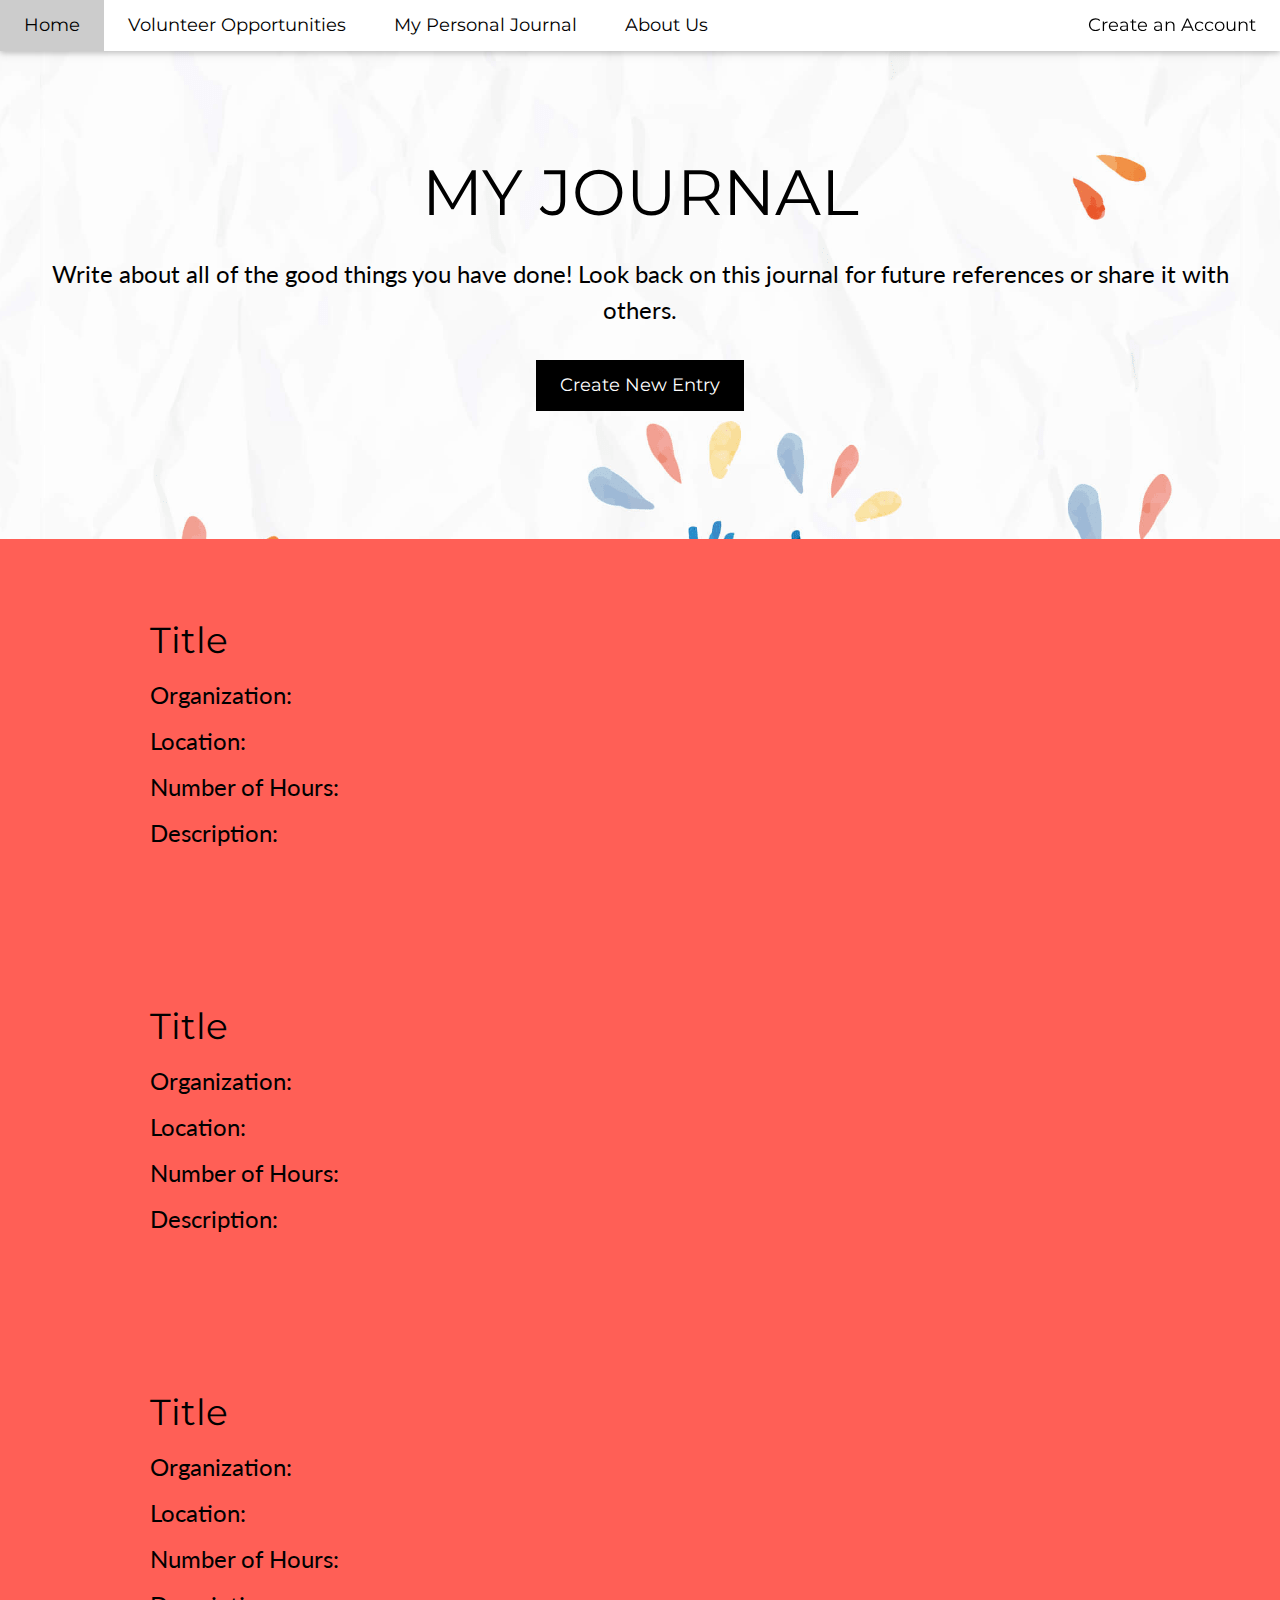
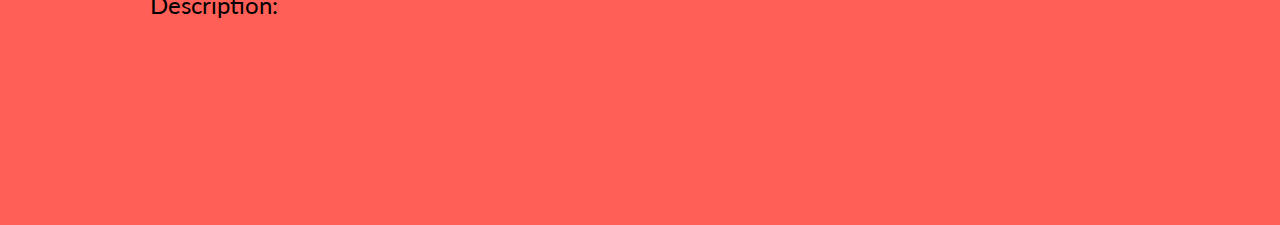
<file: FP_User_Journal.html>
<!DOCTYPE html>
<html>
<title>W3.CSS Template</title>
<meta charset="UTF-8">
<meta name="viewport" content="width=device-width, initial-scale=1">
<link rel="stylesheet" href="https://www.w3schools.com/w3css/4/w3.css">
<link rel="stylesheet" href="https://fonts.googleapis.com/css?family=Lato">
<link rel="stylesheet" href="https://fonts.googleapis.com/css?family=Montserrat">
<link rel="stylesheet" href="https://cdnjs.cloudflare.com/ajax/libs/font-awesome/4.7.0/css/font-awesome.min.css">

<style>
body{
    background-color: #FF5F56;
}
header{
  background-image: url("background.png");
  background-repeat: repeat-x;
  background-position: top;
  background-attachment: fixed;
}
div.a {
    text-align: center;
}
div.b{
    text-align: left;
}
body,h1,h2,h3,h4,h5,h6 {font-family: "Lato", sans-serif}
.w3-bar,h1,button {font-family: "Montserrat", sans-serif}
.fa-anchor,.fa-coffee {font-size:200px}
</style>
<body>

<!-- Navbar -->
<div class="w3-top">
  <div class="w3-bar w3-white w3-card w3-left-align w3-large">
    <a class="w3-bar-item w3-button w3-hide-medium w3-hide-large w3-right w3-padding-large w3-hover-white w3-large w3-red" href="javascript:void(0);" onclick="myFunction()" title="Toggle Navigation Menu"><i class="fa fa-bars"></i></a>
    <a href="index.html" class="w3-bar-item w3-button w3-padding-large w3-white">Home</a>
    <a href="FP_Volunteer_Opportunities.html" class="w3-bar-item w3-button w3-hide-small w3-padding-large w3-white">Volunteer Opportunities</a>
    <a href="FP_My_Personal_Journal.html" class="w3-bar-item w3-button w3-hide-small w3-padding-large w3-hover-white">My Personal Journal</a>
    <a href="FP_About_us.html" class="w3-bar-item w3-button w3-hide-small w3-padding-large w3-white">About Us</a>
    <a href="new_account.html" class="w3-bar-item w3-button w3-hide-small w3-padding-large w3-white w3-right">Create an Account</a>
  </div>

  <!-- Navbar on small screens -->
  <div id="navDemo" class="w3-bar-block w3-white w3-hide w3-hide-large w3-hide-medium w3-large">
    <a href="#" class="w3-bar-item w3-button w3-padding-large">Link 1</a>
    <a href="#" class="w3-bar-item w3-button w3-padding-large">Link 2</a>
    <a href="#" class="w3-bar-item w3-button w3-padding-large">Link 3</a>
    <a href="#" class="w3-bar-item w3-button w3-padding-large">Link 4</a>
  </div>
</div>

<!-- Header -->
<header class="w3-container w3-light-grey w3-center" style="padding:128px 16px">
  <h1 class="w3-margin w3-jumbo">MY JOURNAL</h1>
  <h3 class="w3-margin">Write about all of the good things you have done! Look back on this journal for future references or share it with others.</h3>
    <a href="FP_new_entry.html"><button class="w3-button w3-black w3-padding-large w3-large w3-margin-top">Create New Entry</button></a>
</header>

<!-- First Grid -->
<div class="w3-row-padding w3-indian-red w3-padding-64 w3-container">
  <div class="w3-content">
    <div class="w3-onethird">
      <div class="b">
      <h1>Title</h1>
      <h3> Organization: </h3>
      <h3> Location: </h3>
      <h3> Number of Hours: </h3>
      <h3> Description: </h3>
    </div>
  </div>
</div>
</div>

      <!-- <h1 class="w3-padding-32 w3-text-black"</h1>
        </div>
      <p class="w3-text-black"></p>
    </div>

    <div class="w3-third w3-center">
      <i class=" w3-padding-64 w3-text-red"></i>
      <img src="" style="width:90%;">
    </div>
  </div>
</div> -->

<!-- Second Grid -->
<!-- <div class="w3-row-padding w3-light-pink w3-padding-64 w3-container">
  <div class="w3-content">
    <div class="w3-third w3-center">
      <img src="" style="width:60%;">
    </div>

    <div class="w3-twothird">
      <div class="a">
      <h1></h1>
      <h1 class="w3-padding-32 w3-text-black"></h1>
    </div>
      <p class="w3-text-black"></p>
    </div>
  </div>
</div> -->

<div class="w3-row-padding w3-light-pink w3-padding-64 w3-container">
  <div class="w3-content">
    <div class="w3-onethird">
      <div class="b">
      <h1>Title</h1>
      <h3> Organization: </h3>
      <h3> Location: </h3>
      <h3> Number of Hours: </h3>
      <h3> Description: </h3>
    </div>
  </div>
</div>
</div>

<div class="w3-row-padding w3-light-pink w3-padding-64 w3-container">
  <div class="w3-content">
    <div class="w3-onethird">
      <div class="b">
      <h1>Title</h1>
      <h3> Organization: </h3>
      <h3> Location: </h3>
      <h3> Number of Hours: </h3>
      <h3> Description: </h3>
    </div>
  </div>
</div>
</div>

<div class="w3-container w3-light-pink w3-center w3-opacity w3-padding-64">
</div>

<script>
// Used to toggle the menu on small screens when clicking on the menu button
function myFunction() {
    var x = document.getElementById("navDemo");
    if (x.className.indexOf("w3-show") == -1) {
        x.className += " w3-show";
    } else {
        x.className = x.className.replace(" w3-show", "");
    }
}
</script>

</body>
</html>
</file>
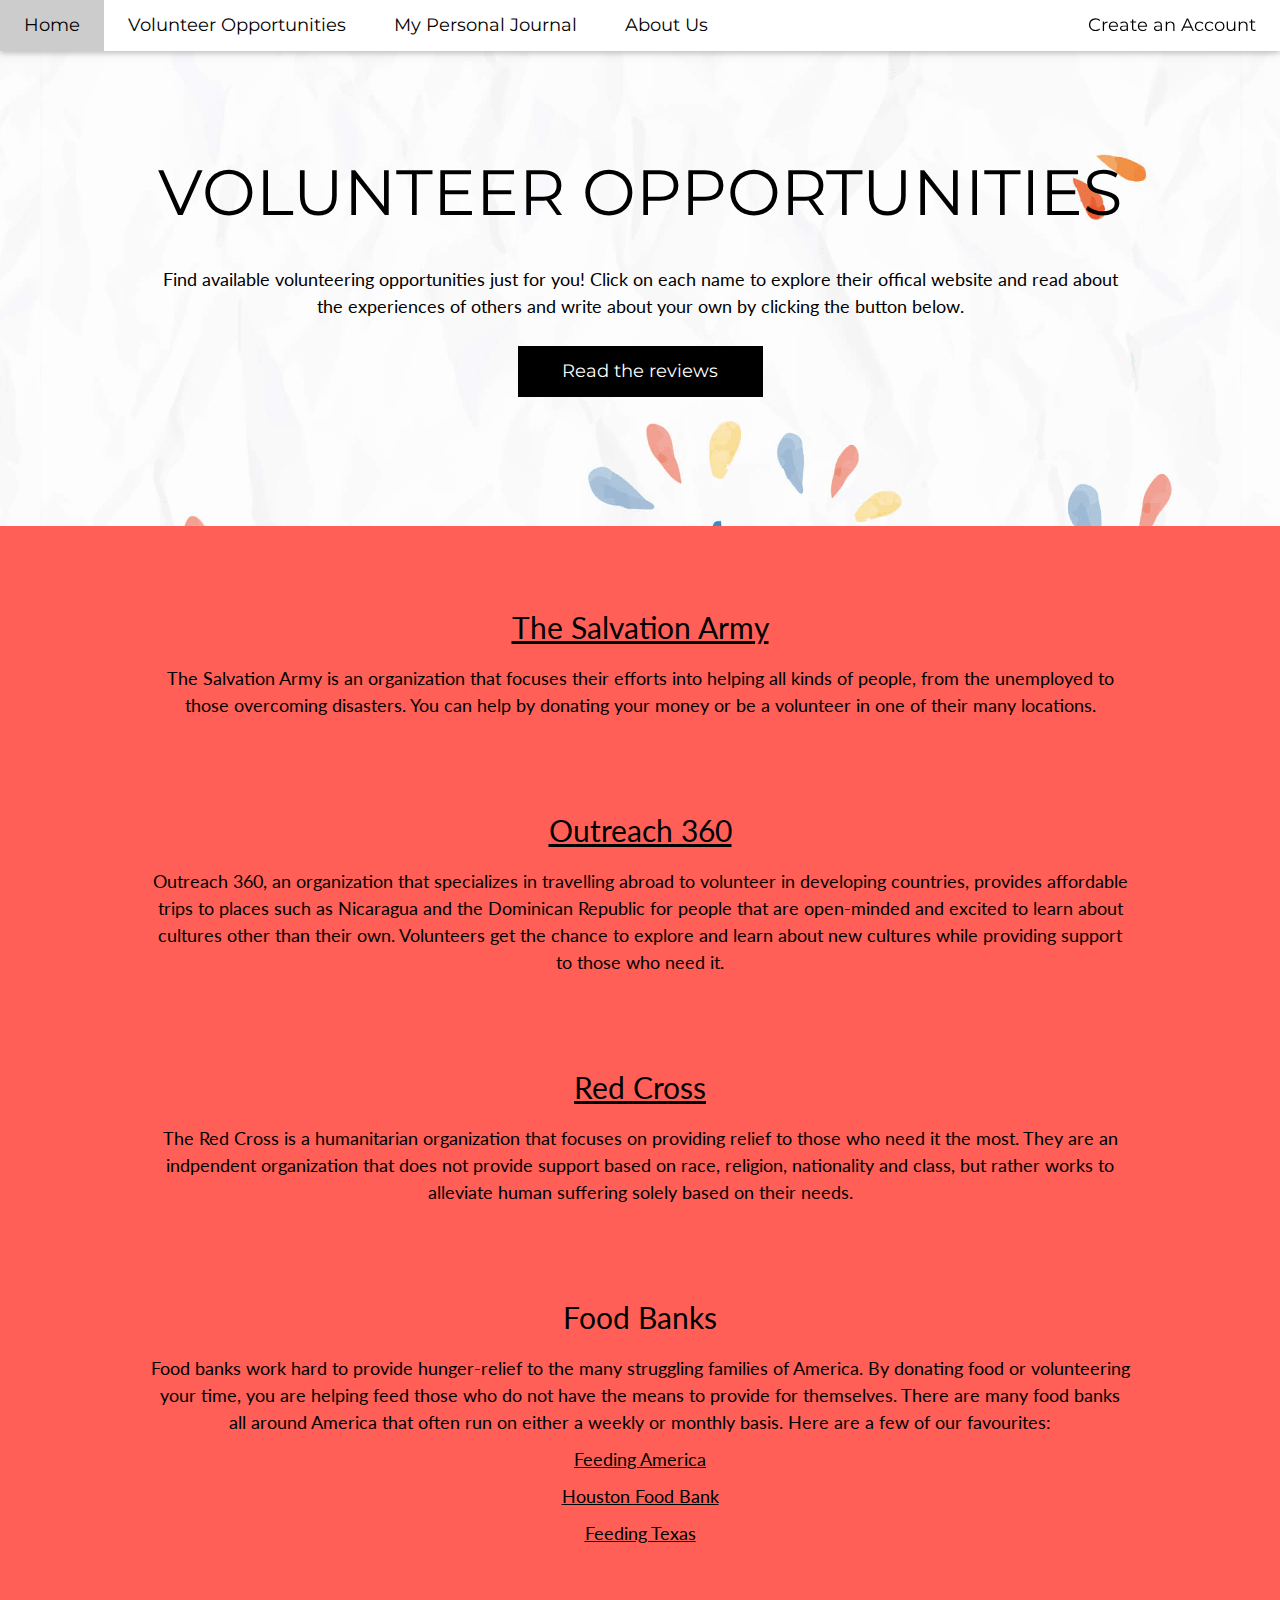
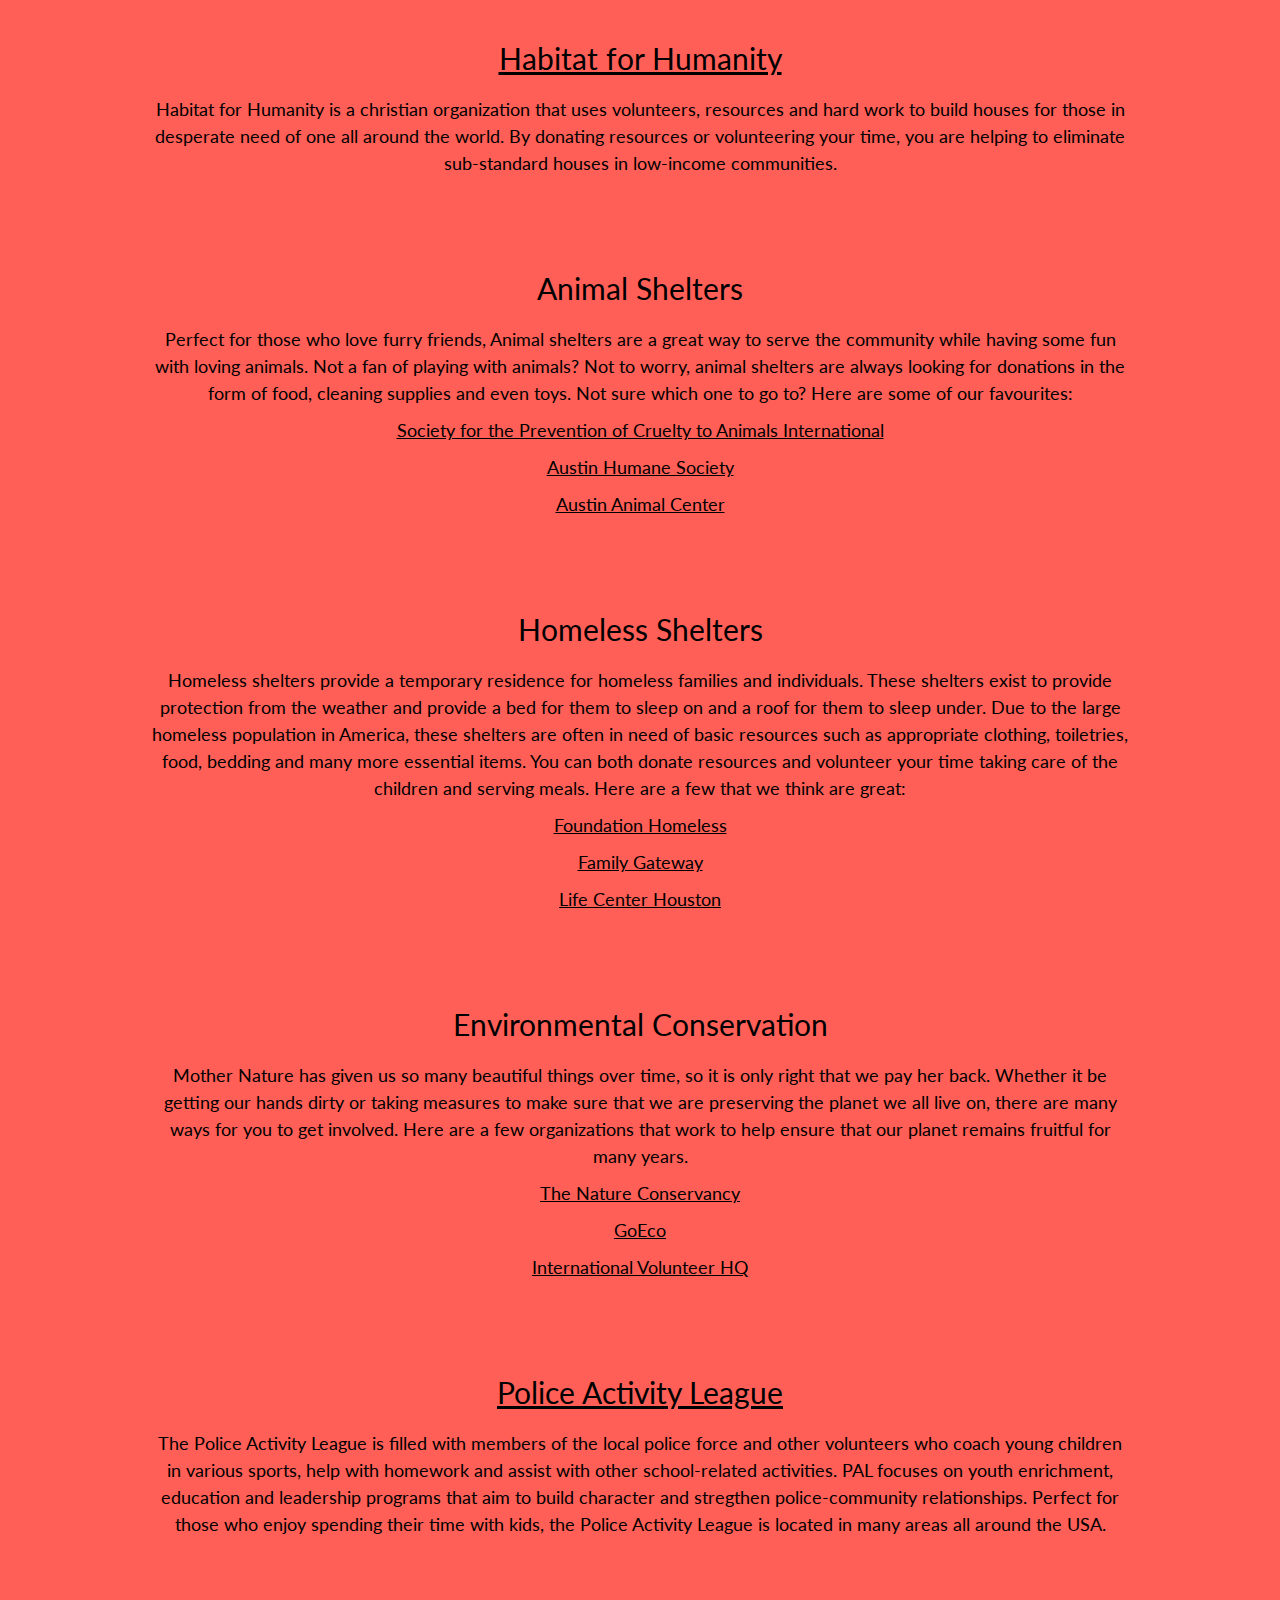
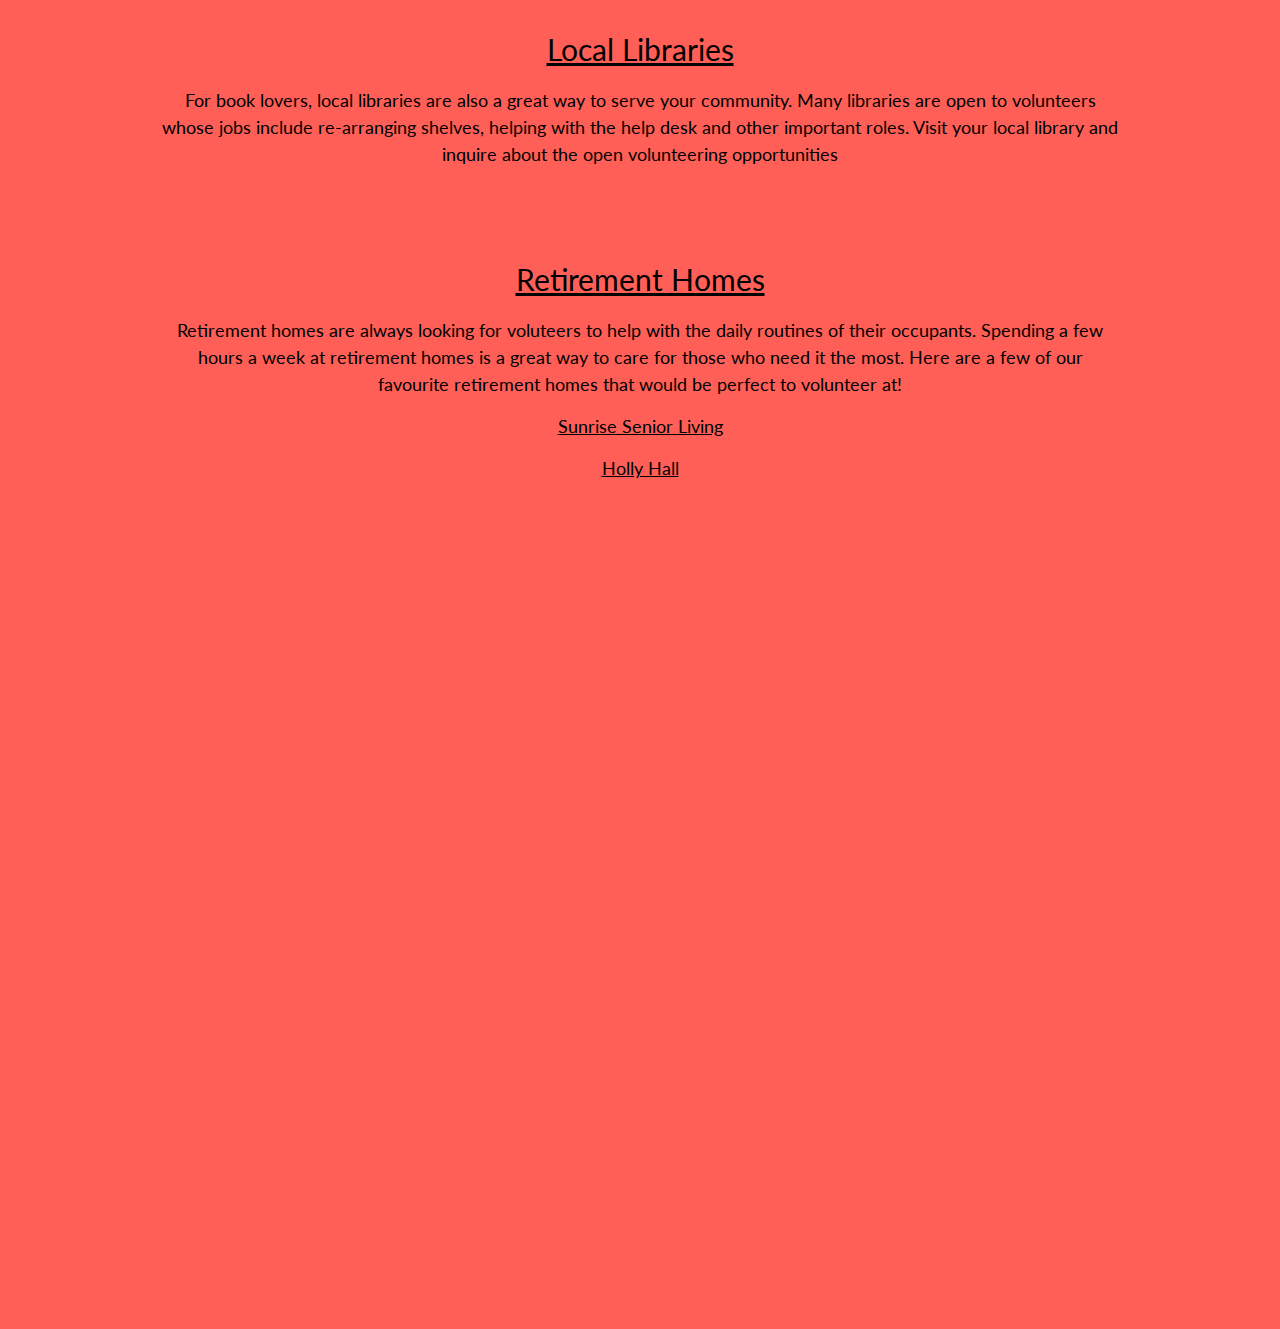
<file: FP_Volunteer_Opportunities.html>
<!DOCTYPE html>
<html>
<title>W3.CSS Template</title>
<meta charset="UTF-8">
<meta name="viewport" content="width=device-width, initial-scale=1">
<link rel="stylesheet" href="https://www.w3schools.com/w3css/4/w3.css">
<link rel="stylesheet" href="https://fonts.googleapis.com/css?family=Lato">
<link rel="stylesheet" href="https://fonts.googleapis.com/css?family=Montserrat">
<link rel="stylesheet" href="https://cdnjs.cloudflare.com/ajax/libs/font-awesome/4.7.0/css/font-awesome.min.css">

<style>
body{
    background-color: #FF5F56;
}
header{
  background-image: url(background.png);
  background-position: top;
  background-attachment: fixed;
  background-repeat: repeat-x;
}

.button {background-color: #D16A6A; color: indian-red;}

}
.big-btn {
    width: 90px;
    height: 40px;
}
body {font-family: Arial, Helvetica, sans-serif;}
</style>
</head>

<meta charset="UTF-8">
<meta name="viewport" content="width=device-width, initial-scale=1">
<link rel="stylesheet" href="https://www.w3schools.com/w3css/4/w3.css">
<link rel="stylesheet" href="https://fonts.googleapis.com/css?family=Lato">
<link rel="stylesheet" href="https://fonts.googleapis.com/css?family=Montserrat">
<link rel="stylesheet" href="https://cdnjs.cloudflare.com/ajax/libs/font-awesome/4.7.0/css/font-awesome.min.css">
<style>
div.a {
    text-align: center;
}
body,h1,h2,h3,h4,h5,h6 {font-family: "Lato", sans-serif}
.w3-bar,h1,button {font-family: "Montserrat", sans-serif}
.fa-anchor,.fa-coffee {font-size:200px}
</style>
<body>

<!-- Navbar -->
<div class="w3-top">
  <div class="w3-bar w3-white w3-card w3-left-align w3-large">
    <a class="w3-bar-item w3-button w3-hide-medium w3-hide-large w3-right w3-padding-large w3-hover-white w3-large w3-red" href="javascript:void(0);" onclick="myFunction()" title="Toggle Navigation Menu"><i class="fa fa-bars"></i></a>
    <a href="index.html" class="w3-bar-item w3-button w3-padding-large w3-white">Home</a>
    <a href="FP_Volunteer_Opportunities.html" class="w3-bar-item w3-button w3-hide-small w3-padding-large w3-white">Volunteer Opportunities</a>
    <a href="FP_My_Personal_Journal.html" class="w3-bar-item w3-button w3-hide-small w3-padding-large w3-white">My Personal Journal</a>
    <a href="FP_About_Us.html" class="w3-bar-item w3-button w3-hide-small w3-padding-large w3-white">About Us</a>
    <a href="new_account.html" class="w3-bar-item w3-button w3-hide-small w3-padding-large w3-white w3-right">Create an Account</a>
    <!-- <a href="API_sign_in.html" class="w3-bar-item w3-button w3-hide-small w3-padding-large w3-white w3-right">Log In</a> -->
    <div id="id01" class="modal">

      <!-- <form class="modal-content animate" action="/action_page.php">
        <div class="imgcontainer">
          <span onclick="document.getElementById('id01').style.display='none'" class="close" title="Close Modal">&times;</span>
          <img src="C:/GWC/finalProject/user-image.png" style="width:20%" alt="Avatar" class="avatar">
        </div>

        <div class="container">
          <label for="uname"><b>E-mail</b></label>
          <input type="text" placeholder="Enter E-mail" name="uname" required>

          <label for="psw"><b>Password</b></label>
          <input type="password" placeholder="Enter Password" name="psw" required>

          <button type="submit">Submit</button>
          <label>
            <input type="checkbox" checked="checked" name="remember"> Remember me
          </label>
        </div>


        <div class="container" style="background-color:#f1f1f1">
          <button type="button" onclick="document.getElementById('id01').style.display='none'" class="cancelbtn">Cancel</button>
          <span class="psw"><a href="#"><a href="newAccount.html">Create a new account</a></a></span>
        </div>
      </form> -->
    </div>
  </div>

  <!-- Navbar on small screens -->
  <div id="navDemo" class="w3-bar-block w3-white w3-hide w3-hide-large w3-hide-medium w3-large">
    <a href="#" class="w3-bar-item w3-button w3-padding-large">Link 1</a>
    <a href="#" class="w3-bar-item w3-button w3-padding-large">Link 2</a>
    <a href="#" class="w3-bar-item w3-button w3-padding-large">Link 3</a>
    <a href="#" class="w3-bar-item w3-button w3-padding-large">Link 4</a>
  </div>
</div>

<!-- Header -->
<header class="w3-container w3-white w3-center" style="padding:128px 16px">
  <h1 class="w3-margin w3-jumbo">VOLUNTEER OPPORTUNITIES</h1>
  <div class="w3-padding-20 w3-container">
    <div class="w3-content">
  <h5 class="w3-padding-6">Find available volunteering opportunities just for you! Click on each name to explore their offical website and read about the experiences of others and write about your own by clicking the button below.</h5>
    </div>
  </div>
  <div class="w3-row-padding w3-padding-200 w3-container">
    <div class="w3-content">
        <a href="FP_reviews.html"><button class="w3-button w3-black w3-padding-large w3-large w3-margin-top" style="width:25%">Read the reviews</button></a>
      </div>
    </div>
  </div>
</header>


<!-- First Grid -->
<div class="w3-row-padding w3-light-pink w3-padding-60 w3-container">
  <div class="w3-content">
    <div class="w3-twothird">
      <div class="b">
      </div>
    </div>
  </div>
</div>
<div class="w3-row-padding w3-light-pink w3-padding-64 w3-container">
  <div class="w3-content">
    <div class="a">
      <a href="https://www.salvationarmyusa.org/usn/">
      <p><h2>The Salvation Army</h2></p>
    </a>
      <h5>The Salvation Army is an organization that focuses their efforts into helping all kinds of people, from the unemployed to those overcoming disasters. You can help by donating your money or be a volunteer in one of their many locations.</h5>
    </div>
    </div>

<div class="w3-row-padding w3-light-pink w3-padding-64 w3-container">
  <div class="w3-content">
    <div class="a">
      <a href="https://outreach360.org/">
      <p><h2>Outreach 360</h2></p>
    </a>
    <h5>Outreach 360, an organization that specializes in travelling abroad to volunteer in developing countries, provides affordable trips to places such as Nicaragua and the Dominican Republic for people that are open-minded and excited to learn about cultures other than their own. Volunteers get the chance to explore and learn about new cultures while providing support to those who need it.</h5>
    </div>
  </div>

<div class="w3-row-padding w3-light-pink w3-padding-64 w3-container">
  <div class="w3-content">
    <div class="a">
      <a href="http://www.redcross.org/">
      <p><h2>Red Cross</h2></p>
    </a>
    <h5>The Red Cross is a humanitarian organization that focuses on providing relief to those who need it the most. They are an indpendent organization that does not provide support based on race, religion, nationality and class, but rather works to alleviate human suffering solely based on their needs.</h5>
    </div>
  </div>


<div class="w3-row-padding w3-light-pink w3-padding-64 w3-container">
  <div class="w3-content">
    <div class="a">
      <p><h2>Food Banks</h2></p>
    <h5>Food banks work hard to provide hunger-relief to the many struggling families of America. By donating food or volunteering your time, you are helping feed those who do not have the means to provide for themselves. There are many food banks all around America that often run on either a weekly or monthly basis. Here are a few of our favourites:</h5>
    <a href="http://www.feedingamerica.org/">
    <h5>Feeding America</h5>
  </a>
  <a href="https://www.houstonfoodbank.org/">
    <h5>Houston Food Bank</h5>
  </a>
  <a href="https://www.feedingtexas.org/">
    <h5>Feeding Texas </h5>
  </a>
    </div>
  </div>

  <div class="w3-row-padding w3-light-pink w3-padding-64 w3-container">
    <div class="w3-content">
      <div class="a">
        <a href="https://www.habitat.org/">
        <p><h2>Habitat for Humanity</h2></p>
      </a>
      <h5>Habitat for Humanity is a christian organization that uses volunteers, resources and hard work to build houses for those in desperate need of one all around the world. By donating resources or volunteering your time, you are helping to eliminate sub-standard houses in low-income communities.</h5>
      </div>
    </div>

    <div class="w3-row-padding w3-light-pink w3-padding-64 w3-container">
      <div class="w3-content">
        <div class="a">
          <p><h2>Animal Shelters</h2></p>
        <h5>Perfect for those who love furry friends, Animal shelters are a great way to serve the community while having some fun with loving animals. Not a fan of playing with animals? Not to worry, animal shelters are always looking for donations in the form of food, cleaning supplies and even toys. Not sure which one to go to? Here are some of our favourites:</h5>
        <a href="https://www.spcai.org/">
          <h5>Society for the Prevention of Cruelty to Animals International</h5>
        </a>
          <a href="http://www.austinhumanesociety.org/">
            <h5>Austin Humane Society</h5>
          </a>
          <a href="http://www.austintexas.gov/department/aac">
            <h5>Austin Animal Center</h5>
          </a>
        </div>
      </div>

      <div class="w3-row-padding w3-light-pink w3-padding-64 w3-container">
        <div class="w3-content">
          <div class="a">
            <p><h2>Homeless Shelters</h2></p>
          <h5>Homeless shelters provide a temporary residence for homeless families and individuals. These shelters exist to provide protection from the weather and provide a bed for them to sleep on and a roof for them to sleep under. Due to the large homeless population in America, these shelters are often in need of basic resources such as appropriate clothing, toiletries, food, bedding and many more essential items. You can both donate resources and volunteer your time taking care of the children and serving meals. Here are a few that we think are great:</h5>
          <a href="http://www.foundationhomeless.org/">
            <h5>Foundation Homeless</h5>
          </a>
          <a href="https://www.familygateway.org/">
            <h5>Family Gateway</h5>
          </a>
          <a href="http://www.lifecenterhouston.com/">
            <h5>Life Center Houston</h5>
          </a>
          </div>
        </div>

        <div class="w3-row-padding w3-light-pink w3-padding-64 w3-container">
          <div class="w3-content">
            <div class="a">
              <p><h2>Environmental Conservation</h2></p>
            <h5>Mother Nature has given us so many beautiful things over time, so it is only right that we pay her back. Whether it be getting our hands dirty or taking measures to make sure that we are preserving the planet we all live on, there are many ways for you to get involved. Here are a few organizations that work to help ensure that our planet remains fruitful for many years.</h5>
            <a href="https://www.nature.org/how-we-work/get-involved-with-tnc.xml?intc=nature.tnav.getinvolved">
              <h5>The Nature Conservancy</h5>
            </a>
            <a href="https://www.goeco.org/tags/family-volunteering">
              <h5>GoEco</h5>
            </a>
            <a href="https://www.volunteerhq.org/volunteer-abroad-projects/environment-and-conservation/">
              <h5>International Volunteer HQ</h5>
            </a>
            </div>
          </div>

          <div class="w3-row-padding w3-light-pink w3-padding-64 w3-container">
            <div class="w3-content">
              <div class="a">
                <a href="http://www.nationalpal.org/">
                <p><h2>Police Activity League</h2></p>
              </a>
              <h5>The Police Activity League is filled with members of the local police force and other volunteers who coach young children in various sports, help with homework and assist with other school-related activities. PAL focuses on youth enrichment, education and leadership programs that aim to build character and stregthen police-community relationships. Perfect for those who enjoy spending their time with kids, the Police Activity League is located in many areas all around the USA. </h5>
              </div>
            </div>

<div class="w3-row-padding w3-light-pink w3-padding-64 w3-container">
  <div class="w3-content">
    <div class="a">
      <a href="">
      <p><h2>Local Libraries</h2></p>
    </a>
    <h5>For book lovers, local libraries are also a great way to serve your community. Many libraries are open to volunteers whose jobs include re-arranging shelves, helping with the help desk and other important roles. Visit your local library and inquire about the open volunteering opportunities </h5>
    </div>
  </div>

<div class="w3-row-padding w3-light-pink w3-padding-64 w3-container">
  <div class="w3-content">
    <div class="a">
      <a href="">
      <p><h2>Retirement Homes</h2></p>
    </a>
      <h5> Retirement homes are always looking for voluteers to help with the daily routines of their occupants. Spending a few hours a week at retirement homes is a great way to care for those who need it the most. Here are a few of our favourite retirement homes that would be perfect to volunteer at!</h5>
      <a href="https://www.sunriseseniorliving.com/about/volunteer.aspx">
          <p><h5>Sunrise Senior Living</h5></p>
      </a>
    <a href="https://www.familyeldercare.org/volunteer/>
        <p><h5>Family Eldercare</h5></p>
       </a>
     <a href="https://hollyhall.org/giving/overview/#volunteering>
        <p><h5>Holly Hall</h5></p>
       </a>
    </div>
  </div>

    <div class="w3-twothird">
    </div>
      <p class="w3-text-grey"></p>
    </div>
  </div>
</div>

<div class="w3-container w3-light-pink w3-center w3-opacity w3-padding-64">
</div>


<script>
// Used to toggle the menu on small screens when clicking on the menu button
function myFunction() {
    var x = document.getElementById("navDemo");
    if (x.className.indexOf("w3-show") == -1) {
        x.className += " w3-show";
    } else {
        x.className = x.className.replace(" w3-show", "");
    }
}
</script>

</body>
</html>
</file>
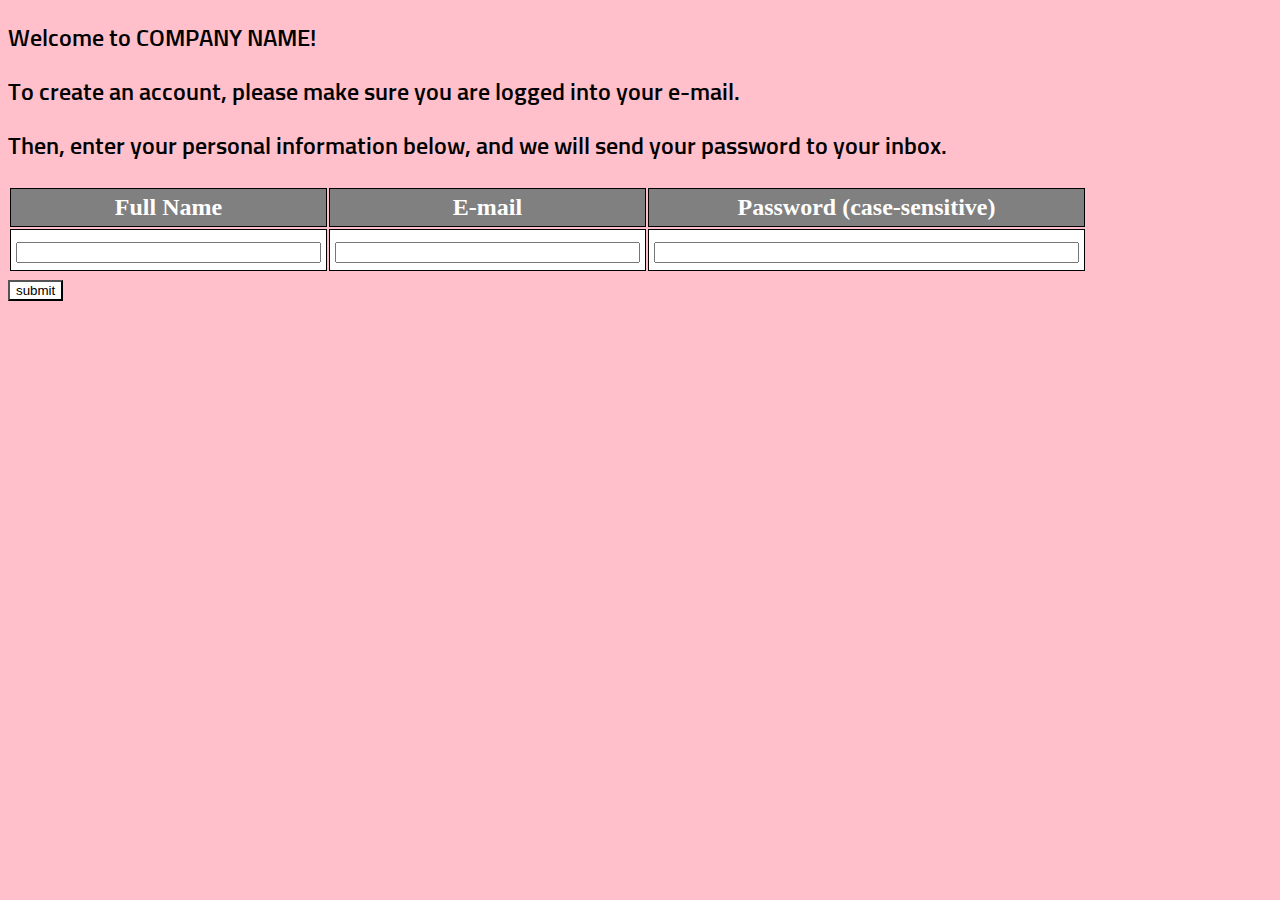
<file: newAccount.html>
<!DOCTYPE html>

<html>
<head>
  <link href="https://fonts.googleapis.com/css?family=Sunflower:300" rel="stylesheet">
  <style>
  body {
    background: pink;
    font-family: 'Sunflower', sans-serif; font-size: 24px;
  }
  #results{
    width:450px;
    height:200px;
    color:black;
  }
  #submit{
    background-color:white;
    color:black;
  }
  #test-form,
  #left,
  #right {
    float: left;
  }
  #left {
    width: 40%;
  }
  #right {
    width: 15%;
  }
  #test-form {
    width: 45%;
  }
  h2{
    font-family:georgia;
    margin-left: auto;
    margin-right: auto;
    text-align: center;
    background-color: white;
    color: #f0ffff;
  }
  td,
  th {
    border: black solid 1px;
    padding: 5px;
  }
  td {
    background-color: white;
    color: black;
  }
  th {
    background-color: grey;
    color: white;
    font-family: georgia;
  }
  </style>

  <script>
  function formToJSON(table){//begin function


//array to hold the key name
var keyName;

//array to store the keyNames for the objects
var keyNames = [];

//array to store the objects
var objectArray = [];


//get the number of cols
var numOfCols = table.rows[0].cells.length;

//get the number of rows
var numOfRows = table.rows.length;

//add the opening [ array bracket
objectArray.push("[");



//loop through and get the propertyNames or keyNames
for(var i = 0; i < numOfCols; i++){//begin for loop

  //store the html of the table heading in the keyName variable
keyName = table.rows[0].cells[i].innerHTML;

  //add the keyName to the keyNames array
  keyNames.push(keyName);

}//end for loop



  //loop through rows
  for(var i = 1; i < numOfRows; i++){//begin outer for loop

    //add the opening { object bracket
    objectArray.push("{\n");

  for(var j=0; j < numOfCols; j++){//begin inner for loop

 //extract the text from the input value in the table cell
 var inputValue = table.rows[i].cells[j].children[0].value;

  //store the object keyNames and its values
 objectArray.push("\"" + keyNames[j] + "\":" + "\"" + inputValue + "\"");

//if j less than the number of columns - 1(<-- accounting for 0 based arrays)
if(j < (numOfCols - 1)){//begin if then

  //add the , seperator
  objectArray.push(",\n");

}//end if then

  }//end inner for loop

    //if i less than the number of rows - 1(<-- accounting for 0 based arrays)
    if(i < (numOfRows - 1)){//begin if then

      //add the closing } object bracket followed by a , separator
      objectArray.push("\n},\n");

  }
    else{

      //add the closing } object bracket
      objectArray.push("\n}");

    }//end if then else

  }//end outer for loop

   //add the closing ] array bracket
   objectArray.push("]");

  return objectArray.join("");


}//end function


$("#test-form").on("submit",function(e){

  //stop form form submitting
  e.preventDefault();

  //the table object
  var table = $("#json-table")[0];

  //display the results
$("#results").val(formToJSON(table));

});
  </script>

</head>

<body>
  <p> </p>
Welcome to COMPANY NAME!
<p> To create an account, please make sure you are logged into your e-mail.</p>
<p>Then, enter your personal information below, and we will send your password to your inbox.</p>

<!-- <div id="left">
  <textarea id="results"></textarea>
</div> -->
<form id="test-form">
  <table id='json-table'>
    <tbody>
      <tr>
        <th id="name">Full Name</th>
        <th id="email">E-mail</th>
        <th id="password">Password (case-sensitive)</th>
      </tr>
      <tr>
        <td>
          <input type="text" size="35" value=""> </td>
        <td>
          <input type="text" size="35" value=""> </td>
        <td>
          <input type="text" size="50" value=""> </td>
      </tr>
    </tbody>
  </table>

  <input id="submit" type="submit" value="submit">

</form>

<br>
<br>


<div id="right">&nbsp</div>
</body>

</html>
</file>
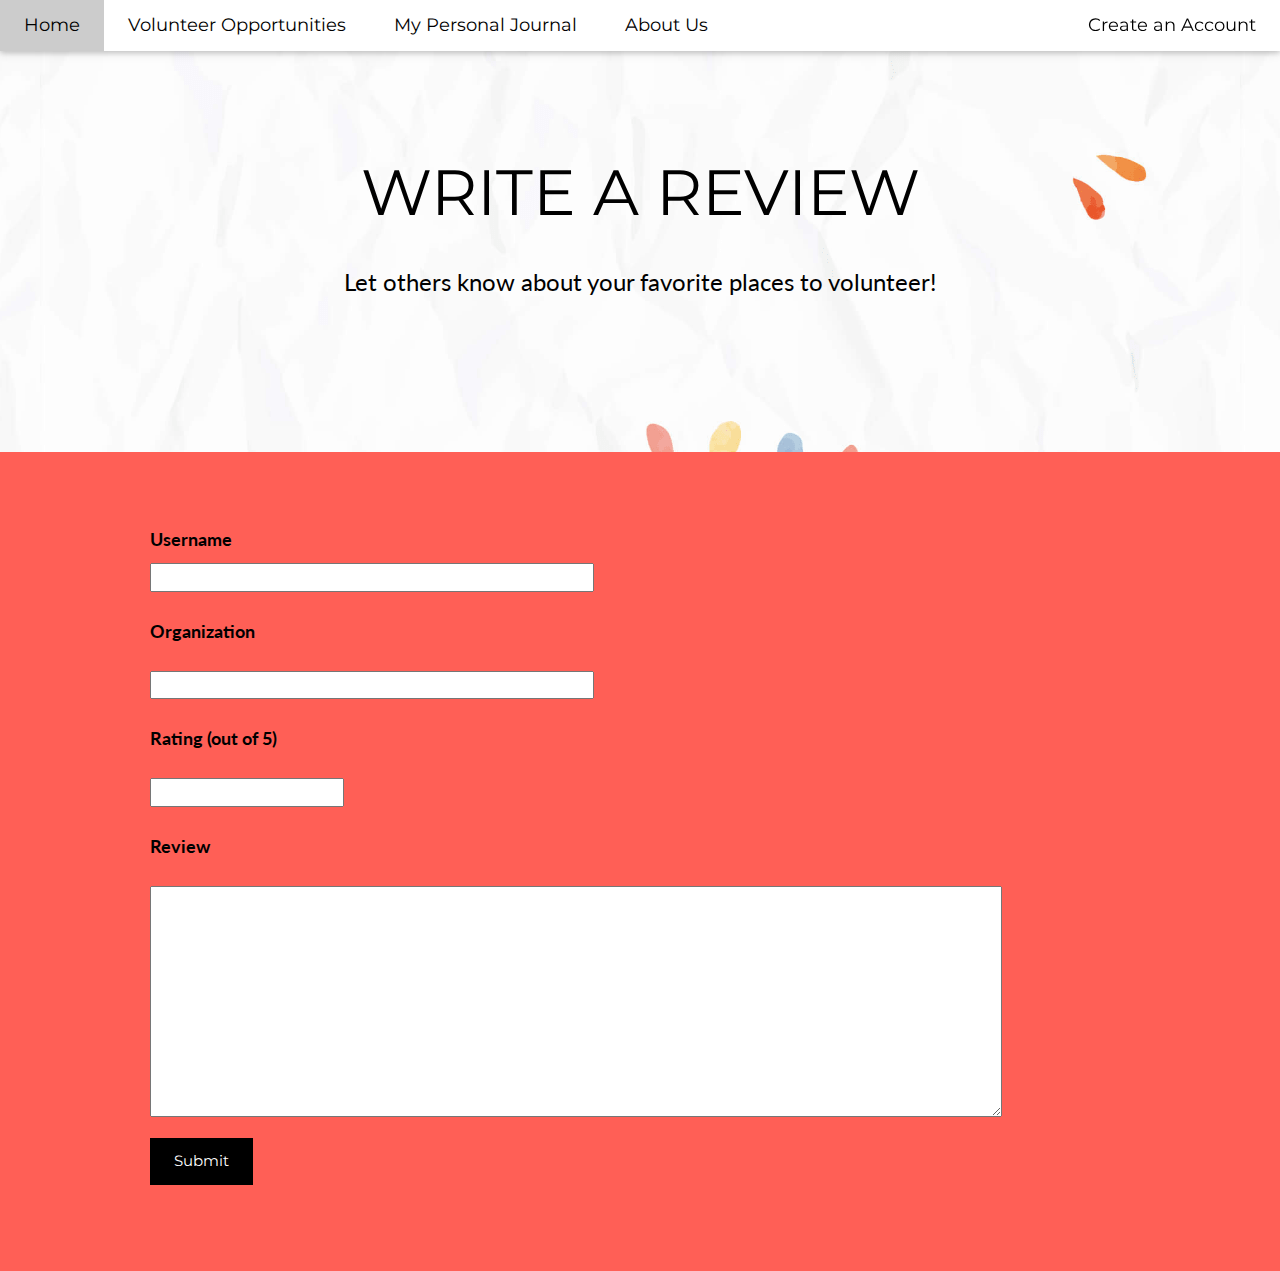
<file: newPost.html>
<!DOCTYPE html>
<html>
<title>W3.CSS Template</title>
<meta charset="UTF-8">
<meta name="viewport" content="width=device-width, initial-scale=1">
<link rel="stylesheet" href="https://www.w3schools.com/w3css/4/w3.css">
<link rel="stylesheet" href="https://fonts.googleapis.com/css?family=Lato">
<link rel="stylesheet" href="https://fonts.googleapis.com/css?family=Montserrat">
<link rel="stylesheet" href="https://cdnjs.cloudflare.com/ajax/libs/font-awesome/4.7.0/css/font-awesome.min.css">
<style>
body{
      background-color: #FF5F56;
}
header{
  background-image: url(background.png);
  background-attachment: fixed;
  background-position: top;
  background-repeat: repeat-x;
}
div.a {
    text-align: center;
}
body,h1,h2,h3,h4,h5,h6 {font-family: "Lato", sans-serif}
.w3-bar,h1,button {font-family: "Montserrat", sans-serif}
.fa-anchor,.fa-coffee {font-size:200px}
</style>
<body>

<!-- Navbar -->
<div class="w3-top">
  <div class="w3-bar w3-white w3-card w3-left-align w3-large">
    <a class="w3-bar-item w3-button w3-hide-medium w3-hide-large w3-right w3-padding-large w3-hover-white w3-large w3-red" href="javascript:void(0);" onclick="myFunction()" title="Toggle Navigation Menu"><i class="fa fa-bars"></i></a>
    <a href="index.html" class="w3-bar-item w3-button w3-padding-large w3-white">Home</a>
    <a href="FP_Volunteer_Opportunities.html" class="w3-bar-item w3-button w3-hide-small w3-padding-large w3-white">Volunteer Opportunities</a>
    <a href="FP_My_Personal_Journal.html" class="w3-bar-item w3-button w3-hide-small w3-padding-large w3-white">My Personal Journal</a>
    <a href="FP_About_us.html" class="w3-bar-item w3-button w3-hide-small w3-padding-large w3-white">About Us</a>
    <a href="new_account.html" class="w3-bar-item w3-button w3-hide-small w3-padding-large w3-white w3-right">Create an Account</a> 
  </div>

  <!-- Navbar on small screens -->
  <div id="navDemo" class="w3-bar-block w3-white w3-hide w3-hide-large w3-hide-medium w3-large">
    <a href="#" class="w3-bar-item w3-button w3-padding-large">Link 1</a>
    <a href="#" class="w3-bar-item w3-button w3-padding-large">Link 2</a>
    <a href="#" class="w3-bar-item w3-button w3-padding-large">Link 3</a>
    <a href="#" class="w3-bar-item w3-button w3-padding-large">Link 4</a>
  </div>
</div>

<!-- Header -->
<header class="w3-container w3-white w3-center" style="padding:128px 16px">
  <h1 class="w3-margin w3-jumbo">WRITE A REVIEW</h1>
  <p class="w3-xlarge">Let others know about your favorite places to volunteer!</p>
</header>

<!-- New Entry -->
  <div class="w3-row-padding w3-light-pink w3-padding-64 w3-container">
  <div class="w3-content">
<form action="mailto:gwc.youserve@gmail.com" method="post" enctype="text/plain">
    <h5 class="w3-padding1-16"><b>Username</b></h5>
    <input type="textbox" size="50" name="Username "/>
    <h5 class="w3-padding-16"><b>Organization</b></h5>
    <input type="textbox" size="50" name="Organization "/>
      <h5 class="w3-padding-16"><b>Rating (out of 5)</b></h5>
    <input type="textbox" size="20" name="Rating "/>
    <h5 class="w3-padding-16"><b>Review</b></h5>
      <textarea rows="10" cols="100" name="Review "></textarea></br>
     <button class="w3-button w3-black w3-padding-large w3-medium w3-margin-top" type="submit">Submit</button>
 </form></br>
  </div>
</div>

</body>
</html>
</file>
